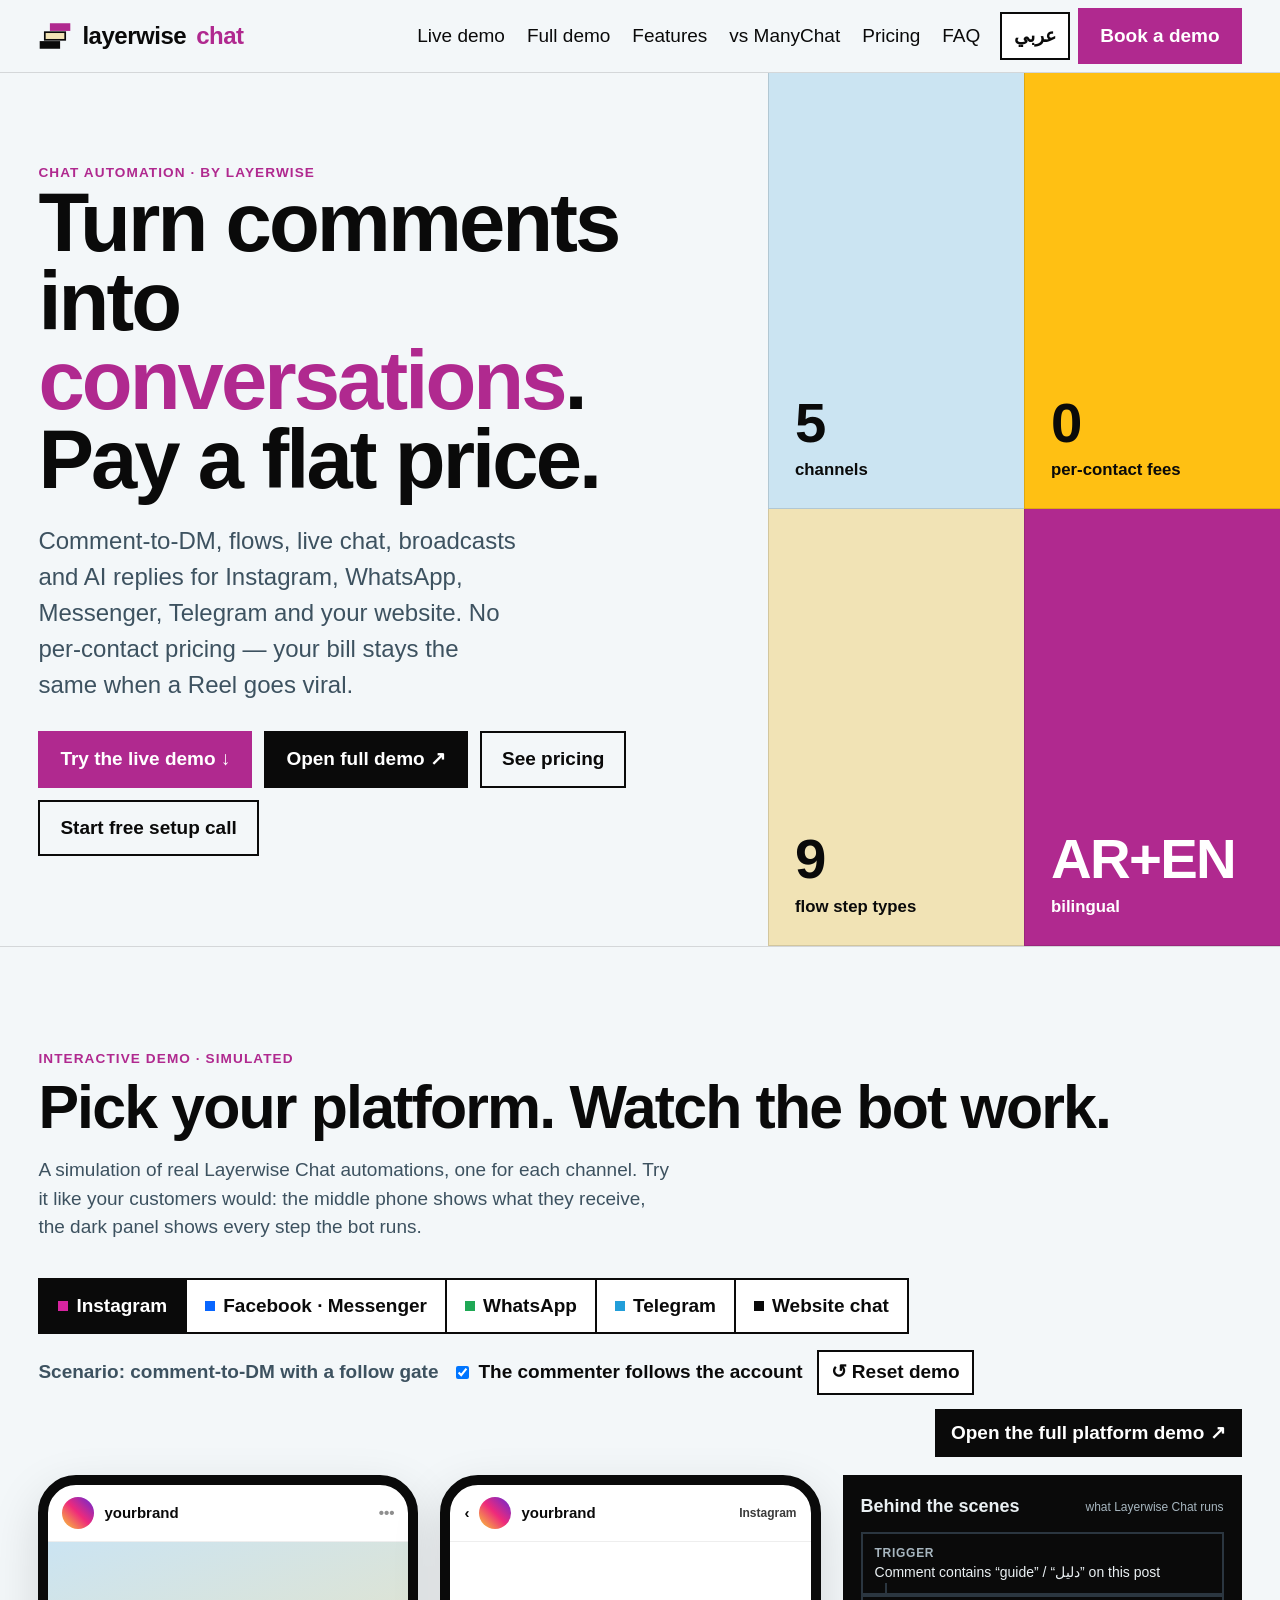
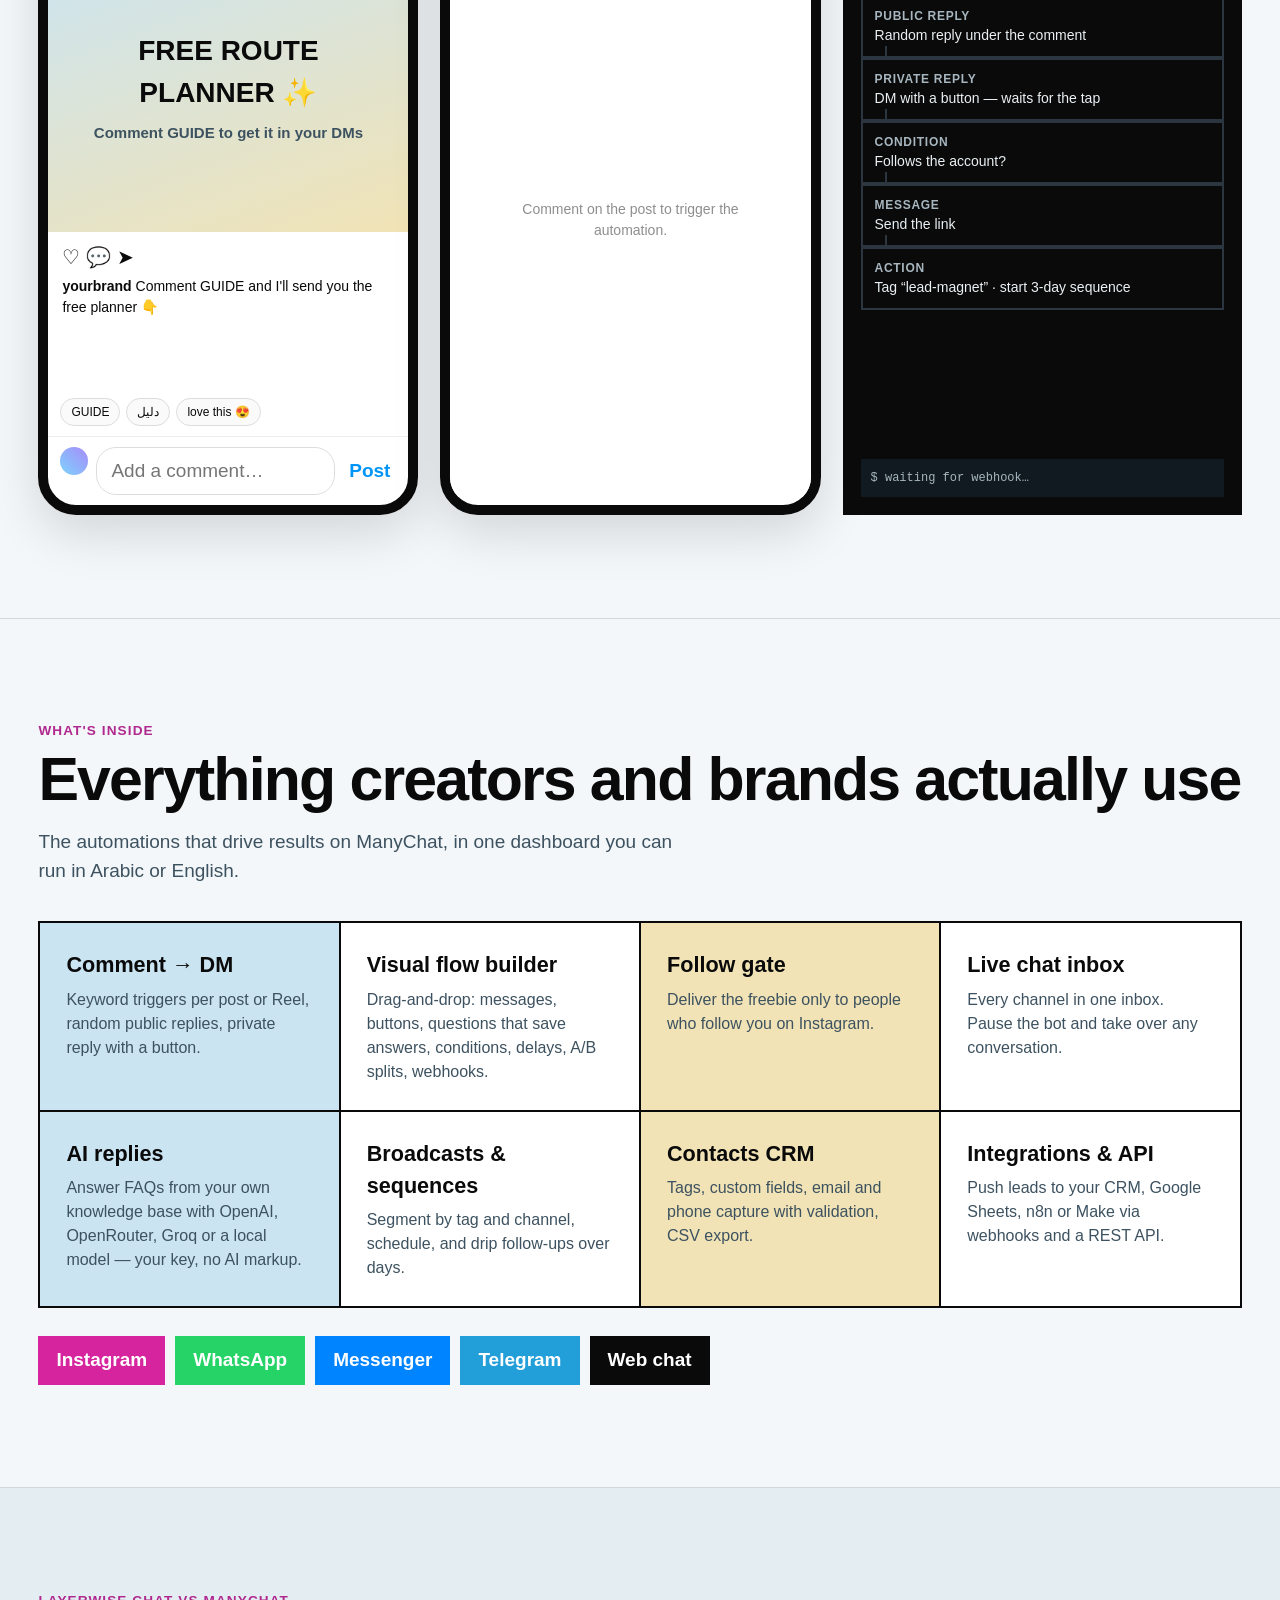
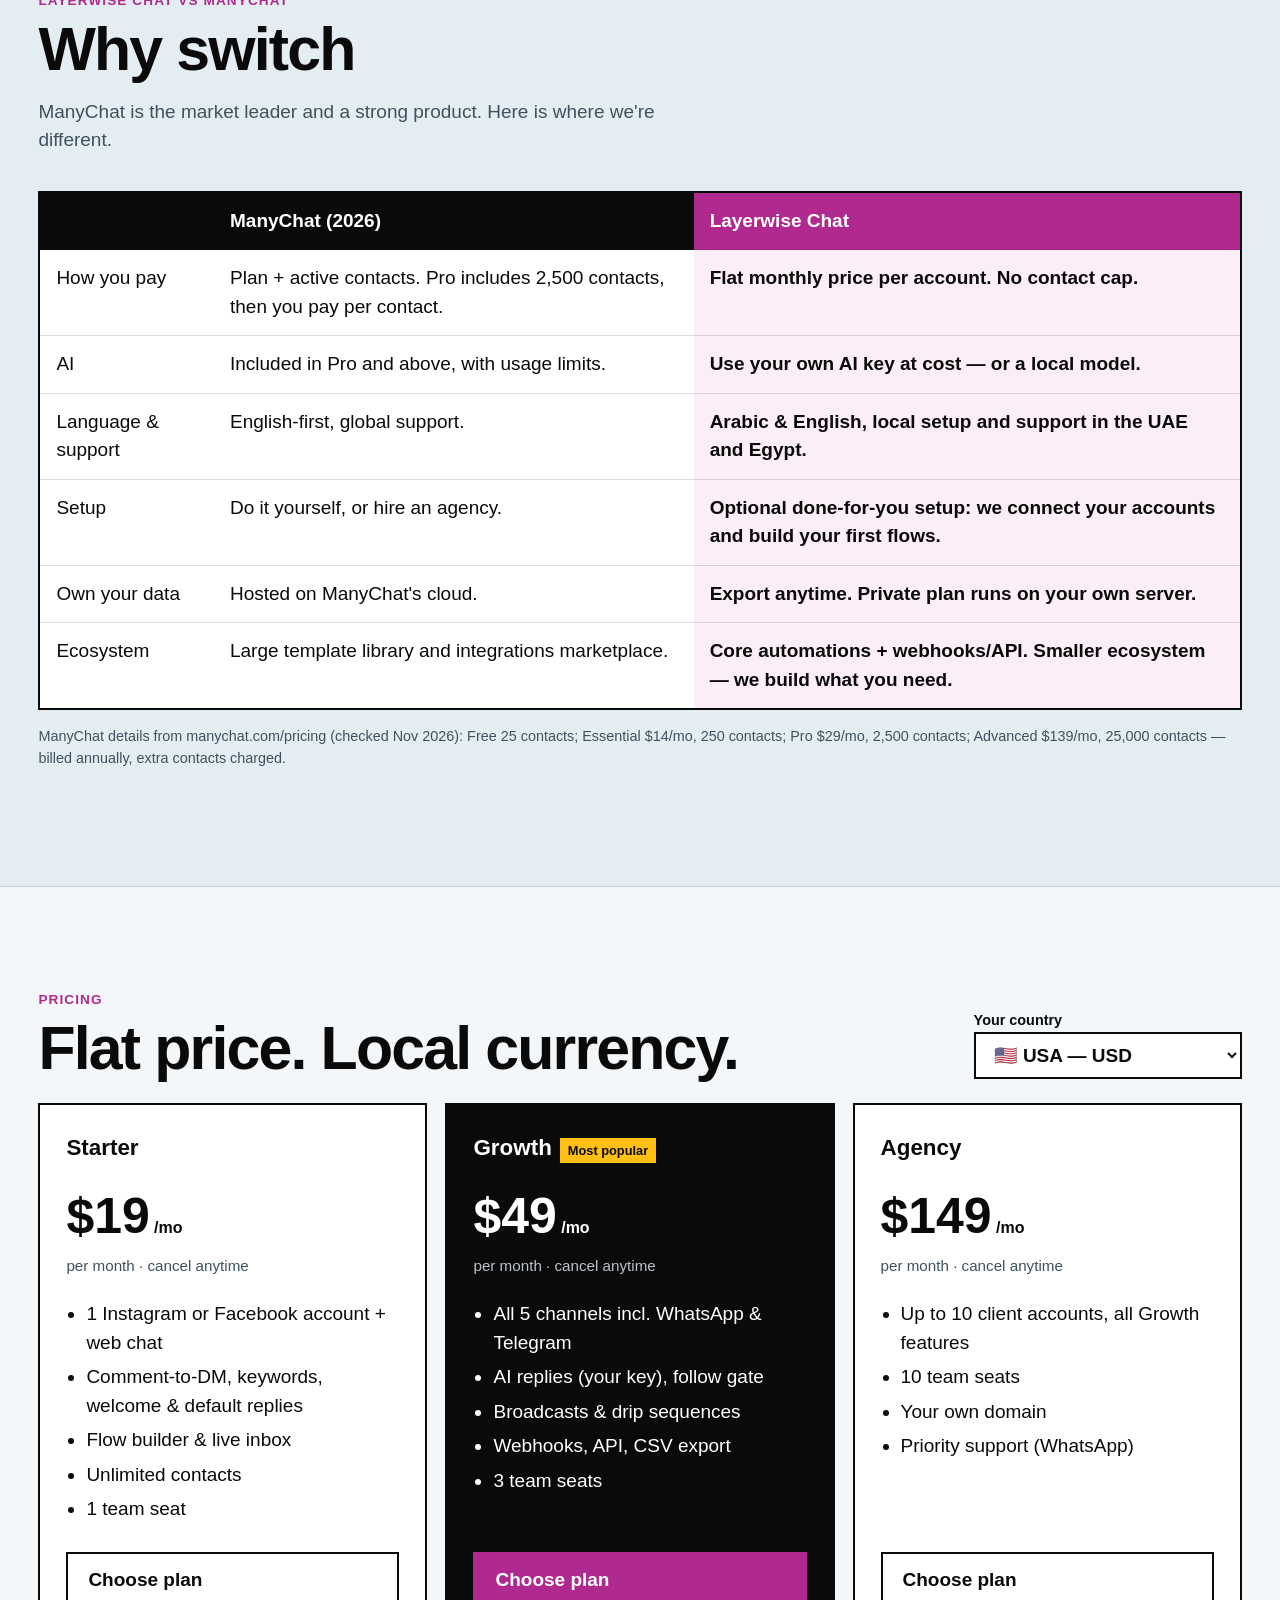
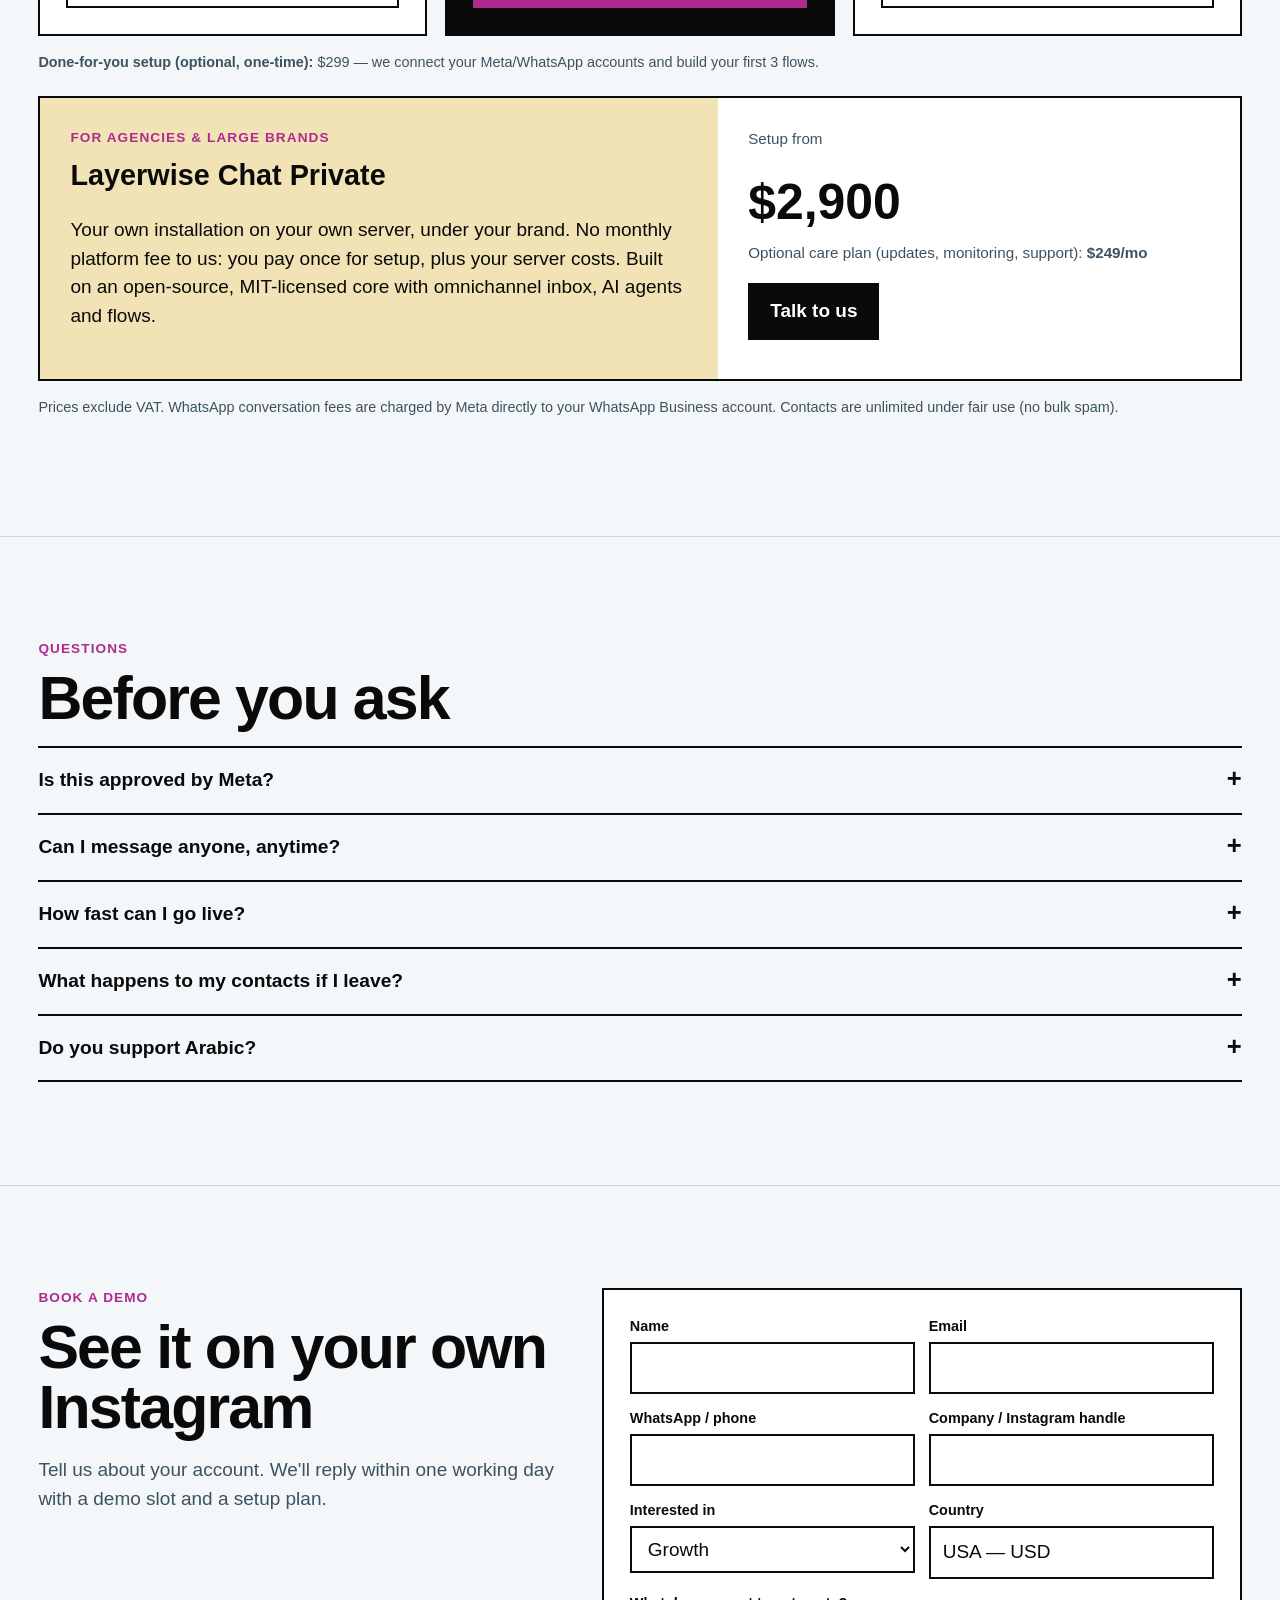
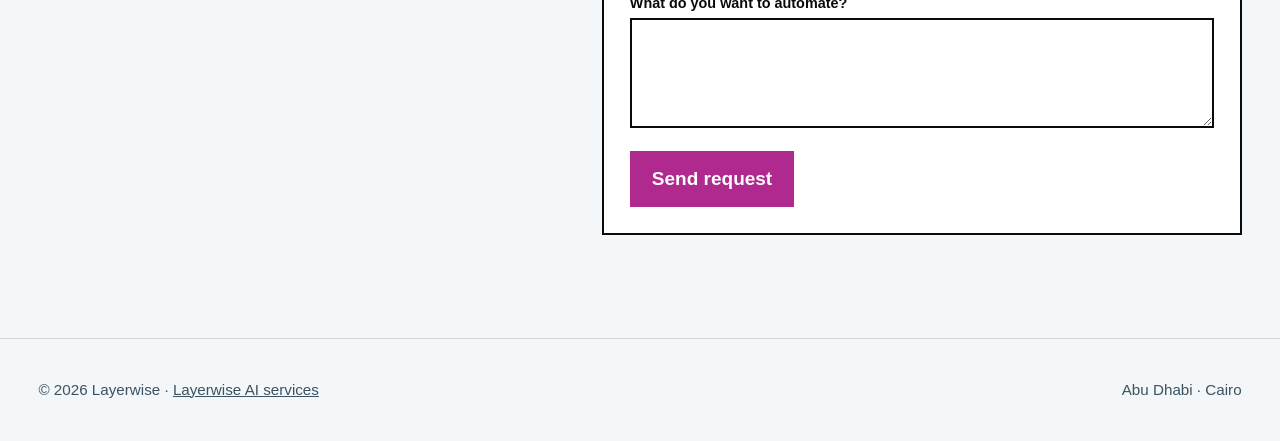
<file: chat/index.html>
<!doctype html>
<html lang="en" dir="ltr">
<head>
<meta charset="utf-8">
<meta name="viewport" content="width=device-width,initial-scale=1">
<title>Layerwise Chat · Instagram & WhatsApp automation without per-contact pricing</title>
<meta name="description" content="Comment-to-DM, flows, live chat, broadcasts and AI replies for Instagram, WhatsApp, Messenger, Telegram and web chat. Flat price, no contact cap. Arabic and English.">
<meta property="og:title" content="Layerwise Chat — chat automation with a flat price">
<meta property="og:description" content="Comment-to-DM, flows, live chat and AI for Instagram, WhatsApp & more. No per-contact pricing.">
<link rel="icon" href="/favicon.svg">
<link rel="preconnect" href="https://api.fontshare.com">
<link rel="stylesheet" href="https://api.fontshare.com/v2/css?f[]=cabinet-grotesk@400,500,700,800&display=swap">
<link rel="preconnect" href="https://fonts.googleapis.com"><link rel="preconnect" href="https://fonts.gstatic.com" crossorigin>
<link rel="stylesheet" href="https://fonts.googleapis.com/css2?family=IBM+Plex+Sans+Arabic:wght@400;500;700&display=swap">
<style>
:root{--paper:#f3f7f9;--paper-2:#e4edf2;--ink:#0a0a0a;--soft:#3d5260;--sky:#cbe4f2;--sand:#f1e3b5;--sun:#ffc013;--acc:#b0298f;--acc-h:#931f77;--line:#0a0a0a;--ok:#0a7d3b;--m:clamp(16px,3vw,48px);
  --face:"Cabinet Grotesk","Helvetica Neue",Arial,sans-serif;--ar:"IBM Plex Sans Arabic","Cabinet Grotesk",Tahoma,sans-serif}
*{box-sizing:border-box}html{scroll-behavior:smooth}
body{margin:0;background:var(--paper);color:var(--ink);font-family:var(--face);font-size:clamp(1.0625rem,1rem + .25vw,1.1875rem);line-height:1.5}
[dir=rtl] body,[dir=rtl] button,[dir=rtl] input,[dir=rtl] select,[dir=rtl] textarea{font-family:var(--ar)}
a{color:inherit}button,input,select,textarea{font:inherit;color:inherit}
.wrap{max-width:1280px;margin:0 auto;padding:0 var(--m)}
.btn{display:inline-flex;align-items:center;gap:8px;padding:12px 20px;border:2px solid var(--ink);background:transparent;text-decoration:none;font-weight:700;cursor:pointer}
.btn-acc{background:var(--acc);border-color:var(--acc);color:#fff}.btn-acc:hover{background:var(--acc-h)}.btn-ink{background:var(--ink);color:#fff}
/* header */
header{position:sticky;top:0;z-index:20;background:var(--paper);border-bottom:1px solid #0a0a0a22}
header .wrap{display:flex;align-items:center;gap:20px;height:72px}
.word{display:flex;align-items:center;gap:10px;font-weight:800;font-size:24px;text-decoration:none;letter-spacing:-.02em}.word svg{width:34px;height:34px}.word b{color:var(--acc)}
nav.main{display:flex;gap:22px;margin-inline-start:auto}nav.main a{text-decoration:none;font-weight:500}nav.main a:hover{color:var(--acc)}
.hdr-r{display:flex;gap:8px;align-items:center}
.lang{border:2px solid var(--ink);background:#fff;padding:8px 12px;cursor:pointer;font-weight:700}
@media(max-width:900px){nav.main{display:none}.hide-sm{display:none}}
/* hero */
.hero{display:grid;grid-template-columns:minmax(0,1.2fr) minmax(0,.8fr);border-bottom:1px solid #0a0a0a22}
.hero .txt{padding:clamp(40px,7vw,96px) var(--m)}
.hero h1{overflow-wrap:break-word;font-size:clamp(2.6rem,1.2rem + 5vw,5.6rem);line-height:.95;letter-spacing:-.035em;margin:0 0 24px;font-weight:800}
[dir=rtl] .hero h1{letter-spacing:0;line-height:1.15}
.hero h1 em{font-style:normal;color:var(--acc)}
.lead{font-size:clamp(1.2rem,1.1rem + .5vw,1.5rem);color:var(--soft);max-width:36ch}
.hero .ctas{display:flex;gap:12px;flex-wrap:wrap;margin-top:28px}
.blocks{display:grid;grid-template-columns:minmax(0,1fr) minmax(0,1fr);grid-template-rows:1fr 1fr}
.blocks>div{display:flex;flex-direction:column;justify-content:flex-end;padding:26px;font-weight:800;border-inline-start:1px solid #0a0a0a22;border-bottom:1px solid #0a0a0a22}.blocks .l{font-size:1.05rem;font-weight:700;margin-top:6px}
.blocks .n{display:block;font-size:clamp(2.2rem,1.6rem + 2.4vw,4.4rem);line-height:1;letter-spacing:-.03em}
@media(max-width:900px){.hero{grid-template-columns:minmax(0,1fr)}.hero h1{overflow-wrap:break-word;font-size:clamp(2.1rem,9vw,3rem)}.blocks>div{min-height:140px}}
section{padding:clamp(56px,8vw,110px) 0;border-bottom:1px solid #0a0a0a22}
.eyebrow{font-weight:700;text-transform:uppercase;letter-spacing:.08em;font-size:.85rem;color:var(--acc)}
[dir=rtl] .eyebrow{letter-spacing:0}
h2{font-size:clamp(2.1rem,1.4rem + 3vw,3.8rem);line-height:1;letter-spacing:-.03em;margin:8px 0 18px;font-weight:800}
[dir=rtl] h2{letter-spacing:0;line-height:1.2}
.sub{color:var(--soft);max-width:60ch;margin:0 0 36px}
/* demo */
.demo{display:grid;grid-template-columns:minmax(0,1fr) minmax(0,1fr) minmax(0,1.05fr);gap:22px;align-items:start}
@media(max-width:1100px){.demo{grid-template-columns:1fr 1fr}.flowcol{grid-column:1/-1}}
@media(max-width:700px){.demo{grid-template-columns:1fr}}
.phone{background:#fff;border:10px solid var(--ink);border-radius:38px;overflow:hidden;height:640px;display:flex;flex-direction:column;box-shadow:0 18px 50px #0002}
.ph-top{display:flex;align-items:center;gap:10px;padding:12px 14px;border-bottom:1px solid #eee;font-weight:700;font-size:15px}
.av{width:32px;height:32px;border-radius:50%;background:linear-gradient(45deg,#f9ce34,#ee2a7b,#6228d7);flex:none}
.av.u{background:linear-gradient(45deg,#7dd3fc,#a78bfa)}
.post-img{aspect-ratio:1/1;max-height:290px;background:linear-gradient(160deg,var(--sky),var(--sand));display:flex;flex-direction:column;align-items:center;justify-content:center;text-align:center;padding:20px;font-weight:800;font-size:28px;flex:none}
.post-img small{font-size:15px;font-weight:600;color:var(--soft);margin-top:8px}
.acts{display:flex;gap:14px;padding:10px 14px 2px;font-size:20px}
.cap{padding:2px 14px 8px;font-size:14px}
.comments{flex:1;overflow:auto;padding:4px 14px;font-size:14px;display:flex;flex-direction:column;gap:8px}
.cm{display:flex;gap:8px;align-items:flex-start;animation:pop .25s ease}.cm .av{width:24px;height:24px}
.cm.reply{margin-inline-start:30px}.cm b{margin-inline-end:4px}.cm .t{color:#8e8e8e;font-size:12px;display:block}
.cbox{display:flex;gap:8px;padding:10px 12px;border-top:1px solid #eee}
.cbox input{flex:1;border:1px solid #ddd;border-radius:20px;padding:9px 14px;min-width:0}
.cbox button{border:0;background:none;color:#0095f6;font-weight:700;cursor:pointer}
.chips{display:flex;gap:6px;flex-wrap:wrap;padding:0 12px 10px}
.chips button{border:1px solid #ddd;background:#fafafa;border-radius:20px;padding:4px 10px;font-size:12px;cursor:pointer}
.dm{flex:1;overflow:auto;padding:14px;display:flex;flex-direction:column;gap:8px;background:#fff}
.bub{max-width:82%;padding:9px 13px;border-radius:20px;font-size:14px;white-space:pre-wrap;animation:pop .25s ease}
.bub.bot{align-self:flex-start;background:#efefef}.bub.me{align-self:flex-end;background:#3797f0;color:#fff}
.bub .bt{display:block;margin-top:8px;background:#fff;border:1px solid #ddd;border-radius:12px;padding:8px;text-align:center;color:#0095f6;font-weight:700;cursor:pointer;width:100%}
.bub .bt[disabled]{opacity:.5;cursor:default}
.typing{align-self:flex-start;background:#efefef;border-radius:20px;padding:10px 14px;display:flex;gap:4px}
.typing i{width:6px;height:6px;border-radius:50%;background:#999;animation:blink 1s infinite}.typing i:nth-child(2){animation-delay:.2s}.typing i:nth-child(3){animation-delay:.4s}
.empty-dm{margin:auto;text-align:center;color:#8e8e8e;font-size:14px;padding:20px}
@keyframes pop{from{transform:scale(.9);opacity:0}to{transform:none;opacity:1}}
@keyframes blink{50%{opacity:.3}}
.flowcol{background:var(--ink);color:#eaf0f3;padding:18px;min-height:640px;display:flex;flex-direction:column;gap:12px}
.flowcol h3{margin:0;font-size:18px;display:flex;justify-content:space-between;align-items:center}
.flowcol h3 small{font-weight:500;color:#a7b6bf;font-size:12px}
.fnode{border:2px solid #2b3640;padding:10px 12px;position:relative;transition:border-color .3s,background .3s;font-size:14px}
.fnode b{display:block;font-size:12px;text-transform:uppercase;letter-spacing:.06em;color:#a7b6bf}
[dir=rtl] .fnode b{letter-spacing:0}
.fnode.on{border-color:var(--sun);background:#2a2410}.fnode.done{border-color:var(--ok);background:#0f2418}.fnode.fail{border-color:#e5484d;background:#2a1113}
.fnode.done::after{content:"✓";position:absolute;inset-inline-end:10px;top:10px;color:#4ade80;font-weight:800}
.fnode+.fnode::before{content:"";position:absolute;top:-14px;inset-inline-start:22px;width:2px;height:12px;background:#2b3640}
.log{margin-top:auto;font-family:ui-monospace,Menlo,monospace;font-size:12px;color:#a7b6bf;background:#111a20;padding:10px;max-height:150px;overflow:auto;direction:ltr;text-align:left}
.log div{animation:pop .2s}
.opts{display:flex;gap:14px;flex-wrap:wrap;margin-bottom:18px;align-items:center}
.opts label{display:flex;gap:6px;align-items:center;font-weight:600;cursor:pointer}
.reset{border:2px solid var(--ink);background:#fff;padding:6px 12px;cursor:pointer;font-weight:700}
/* features */
.grid{display:grid;grid-template-columns:repeat(auto-fit,minmax(260px,1fr));border-top:2px solid var(--ink);border-inline-start:2px solid var(--ink)}
.cell{border-inline-end:2px solid var(--ink);border-bottom:2px solid var(--ink);padding:26px;background:#fff}
.cell:nth-child(4n+1){background:var(--sky)}.cell:nth-child(4n+3){background:var(--sand)}
.cell h3{margin:0 0 6px;font-size:1.35rem}.cell p{margin:0;color:var(--soft);font-size:1rem}
.chan{display:flex;flex-wrap:wrap;gap:10px;margin-top:28px}.chan span{padding:10px 18px;font-weight:800;color:#fff}
/* compare */
table{width:100%;border-collapse:collapse;background:#fff;border:2px solid var(--ink)}
th,td{padding:14px 16px;border-bottom:1px solid #0a0a0a22;text-align:start;vertical-align:top}
th{background:var(--ink);color:#fff}th.us{background:var(--acc)}td.us{background:#fbeef7;font-weight:600}
.tbl{overflow-x:auto}
/* pricing */
.ptop{display:flex;justify-content:space-between;align-items:flex-end;gap:20px;flex-wrap:wrap;margin-bottom:24px}
.ptop select{border:2px solid var(--ink);padding:10px 14px;background:#fff;font-weight:700}
.plans{display:grid;grid-template-columns:repeat(auto-fit,minmax(250px,1fr));gap:18px}
.plan{border:2px solid var(--ink);background:#fff;padding:26px;display:flex;flex-direction:column}
.plan.hi{background:var(--ink);color:#fff}.plan.hi .muted{color:#b8c3ca}
.plan h3{margin:0;font-size:1.4rem}.price{font-size:clamp(2.4rem,2rem + 1.4vw,3.4rem);font-weight:800;margin:14px 0 2px;direction:ltr;text-align:start}
[dir=rtl] .price{text-align:right}
.price small{font-size:1rem;font-weight:600}.muted{color:var(--soft);font-size:.95rem}
.plan ul{padding-inline-start:20px;margin:16px 0 22px;flex:1}.plan li{margin:6px 0}
.badge{display:inline-block;background:var(--sun);color:var(--ink);font-size:.8rem;font-weight:800;padding:3px 8px;margin-inline-start:8px}
.private{margin-top:22px;display:grid;grid-template-columns:1.3fr 1fr;border:2px solid var(--ink)}
.private>div{padding:30px}.private>div:first-child{background:var(--sand)}.private>div:last-child{background:#fff}
@media(max-width:800px){.private{grid-template-columns:1fr}}
.note{font-size:.9rem;color:var(--soft);margin-top:16px}
/* faq */
details.q{border-top:2px solid var(--ink);padding:18px 0}details.q:last-child{border-bottom:2px solid var(--ink)}
details.q summary{font-weight:800;font-size:1.2rem;cursor:pointer;list-style:none}details.q summary::-webkit-details-marker{display:none}
details.q summary::after{content:"+";float:right;font-size:1.6rem;line-height:1}[dir=rtl] details.q summary::after{float:left}
details.q[open] summary::after{content:"–"}details.q p{color:var(--soft);margin:10px 0 0;max-width:75ch}
/* contact */
.contact{display:grid;grid-template-columns:.9fr 1.1fr;gap:40px}@media(max-width:900px){.contact{grid-template-columns:1fr}}
form.cf{position:relative;background:#fff;border:2px solid var(--ink);padding:26px;display:grid;grid-template-columns:1fr 1fr;gap:14px}
form.cf .full{grid-column:1/-1}form.cf label{font-weight:700;font-size:.9rem;display:block;margin-bottom:4px}
form.cf input,form.cf select,form.cf textarea{width:100%;border:2px solid var(--ink);padding:10px 12px;background:#fff}
form.cf textarea{min-height:110px;resize:vertical}
.hp{position:absolute;inset-inline-start:0;bottom:0;width:1px;height:1px;padding:0;border:0;opacity:0;pointer-events:none;overflow:hidden;clip-path:inset(50%)}
.status{font-weight:700}.status.ok{color:var(--ok)}.status.err{color:#c62828}
@media(max-width:600px){form.cf{grid-template-columns:1fr}}
footer{padding:40px 0;color:var(--soft);font-size:.95rem}footer .wrap{display:flex;justify-content:space-between;gap:20px;flex-wrap:wrap}
:focus-visible{outline:3px solid var(--acc);outline-offset:2px}
.dtabs{display:flex;flex-wrap:wrap;gap:0;margin:0 0 16px;border:2px solid var(--ink);width:max-content;max-width:100%}
.dtabs button{border:0;border-inline-end:2px solid var(--ink);background:#fff;padding:12px 18px;font-weight:700;cursor:pointer;display:flex;align-items:center;gap:8px}
.dtabs button:last-child{border-inline-end:0}
.dtabs button::before{content:"";width:10px;height:10px;background:var(--c);display:inline-block}
.dtabs button.on{background:var(--ink);color:#fff}
@media(max-width:700px){.dtabs{width:100%}.dtabs button{flex:1 1 33%;justify-content:center;padding:10px 8px;font-size:.9rem;border-bottom:2px solid var(--ink)}}
.scen{font-weight:600;color:var(--soft)}.fullbtn{margin-inline-start:auto;padding:8px 14px}
@media(max-width:700px){.fullbtn{margin-inline-start:0}}
.cbox[hidden]{display:none}
.qr{display:flex;flex-wrap:wrap;gap:6px;padding:0 12px 8px;justify-content:flex-end}
.qr button{border:1.5px solid currentColor;background:#fff;border-radius:18px;padding:6px 12px;font-size:13px;cursor:pointer;color:#0084ff;font-weight:600}
.cbox button#chatSend{color:#0095f6;font-size:18px}
/* entry screens */
.entry-ad{flex:1;display:flex;flex-direction:column}
.ad-media{height:240px;display:flex;align-items:center;justify-content:center;text-align:center;font-weight:800;font-size:26px;padding:20px;flex:none}
.ad-body{padding:14px;font-size:14px;color:#333;flex:1}.ad-body b{display:block;font-size:16px;margin-bottom:4px;color:#111}
.ad-cta{margin:0 14px 14px;padding:12px;text-align:center;font-weight:700;color:#fff;border:0;cursor:pointer;border-radius:8px;font-size:15px}
.site{flex:1;position:relative;background:#f7f7f9;display:flex;flex-direction:column}
.site-nav{height:42px;background:#fff;border-bottom:1px solid #eee;display:flex;align-items:center;padding:0 12px;font-weight:800;gap:6px}
.site-hero{padding:24px 16px;font-size:22px;font-weight:800;line-height:1.15}.site-hero small{display:block;font-size:14px;font-weight:500;color:#555;margin-top:8px}
.site-fab{position:absolute;bottom:16px;inset-inline-end:16px;width:56px;height:56px;border-radius:50%;background:var(--acc);color:#fff;border:0;font-size:24px;cursor:pointer;box-shadow:0 6px 18px #0003}
.site-tip{position:absolute;bottom:82px;inset-inline-end:16px;background:#fff;border:1px solid #ddd;border-radius:12px;padding:8px 12px;font-size:13px;max-width:200px}
.fbpost .ph-top .av{background:#0866ff}
/* platform themes for the chat phone */
.th-fb .bub.me{background:#0866ff}.th-fb .bub .bt,.th-fb .qr button{color:#0866ff}
.th-wa .dm{background:#efeae2}.th-wa .bub.bot{background:#fff}.th-wa .bub.me{background:#d9fdd3;color:#111}.th-wa .bub .bt{color:#00a884;border-color:#e3e3e3}.th-wa .qr button{color:#00a884}.th-wa .ph-top{background:#008069;color:#fff}.th-wa #chatSend{color:#00a884}
.th-tg .dm{background:#cfe3ef}.th-tg .bub.bot{background:#fff}.th-tg .bub.me{background:#effdde;color:#111}.th-tg .qr{flex-direction:column;align-items:stretch}.th-tg .qr button{border-radius:8px;background:#5d97c8;color:#fff;border:0}.th-tg .ph-top{background:#517da2;color:#fff}.th-tg #chatSend{color:#517da2}
.th-web .bub.me{background:var(--acc)}.th-web .bub .bt,.th-web .qr button{color:var(--acc)}.th-web .ph-top{background:var(--acc);color:#fff}.th-web #chatSend{color:var(--acc)}
.sysmsg{align-self:center;font-size:12px;color:#667;background:#ffffffb0;padding:4px 10px;border-radius:10px}
</style>
</head>
<body>
<header>
  <div class="wrap">
    <a class="word" dir="ltr" href="/chat/" aria-label="Layerwise Chat home"><svg viewBox="0 0 40 40" aria-hidden="true"><rect x="2" y="26" width="24" height="9" fill="currentColor"/><rect x="8" y="15.5" width="24" height="9" fill="var(--sand)" stroke="currentColor" stroke-width="2"/><rect x="14" y="5" width="24" height="9" fill="var(--acc)"/></svg>layerwise <b>chat</b></a>
    <nav class="main" aria-label="Main"><a href="#demo" data-i="nav_demo">Live demo</a><a href="/chat/app/" data-i="nav_full">Full demo</a><a href="#features" data-i="nav_feat">Features</a><a href="#compare" data-i="nav_cmp">vs ManyChat</a><a href="#pricing" data-i="nav_price">Pricing</a><a href="#faq" data-i="nav_faq">FAQ</a></nav>
    <div class="hdr-r"><button class="lang" id="langBtn" type="button" aria-label="Switch language">عربي</button><a class="btn btn-acc hide-sm" href="#contact" data-i="cta_demo">Book a demo</a></div>
  </div>
</header>

<main>
<div class="hero">
  <div class="txt">
    <div class="eyebrow" data-i="hero_eye">Chat automation · by Layerwise</div>
    <h1 data-i="hero_h">Turn comments into <em>conversations</em>. Pay a flat price.</h1>
    <p class="lead" data-i="hero_p">Comment-to-DM, flows, live chat, broadcasts and AI replies for Instagram, WhatsApp, Messenger, Telegram and your website. No per-contact pricing — your bill stays the same when a Reel goes viral.</p>
    <div class="ctas"><a class="btn btn-acc" href="#demo" data-i="hero_try">Try the live demo ↓</a><a class="btn btn-ink" href="/chat/app/" data-i="hero_full">Open full demo ↗</a><a class="btn" href="#pricing" data-i="hero_price">See pricing</a><a class="btn" id="signupBtn" href="#contact" data-i="hero_signup">Start free setup call</a></div>
  </div>
  <div class="blocks" aria-hidden="true">
    <div style="background:var(--sky)"><span class="n">5</span><span class="l" data-i="b_ch">channels</span></div>
    <div style="background:var(--sun)"><span class="n">0</span><span class="l" data-i="b_fee">per-contact fees</span></div>
    <div style="background:var(--sand)"><span class="n">9</span><span class="l" data-i="b_steps">flow step types</span></div>
    <div style="background:var(--acc);color:#fff"><span class="n" dir="ltr">AR+EN</span><span class="l" data-i="b_lang">bilingual</span></div>
  </div>
</div>

<!-- DEMO -->
<section id="demo"><div class="wrap">
  <div class="eyebrow" data-i="demo_eye">Interactive demo · simulated</div>
  <h2 data-i="demo_h">Pick your platform. Watch the bot work.</h2>
  <p class="sub" data-i="demo_p">A simulation of real Layerwise Chat automations, one for each channel. Try it like your customers would: the middle phone shows what they receive, the dark panel shows every step the bot runs.</p>
  <div class="dtabs" role="tablist" aria-label="Platform">
    <button role="tab" data-plat="ig" class="on" style="--c:#d6249f">Instagram</button>
    <button role="tab" data-plat="fb" style="--c:#0866ff">Facebook · Messenger</button>
    <button role="tab" data-plat="wa" style="--c:#1fa855">WhatsApp</button>
    <button role="tab" data-plat="tg" style="--c:#229ed9">Telegram</button>
    <button role="tab" data-plat="web" style="--c:#0a0a0a" data-i="tab_web">Website chat</button>
  </div>
  <div class="opts"><span class="scen" id="scen"></span><label id="followOpt"><input type="checkbox" id="follows" checked> <span data-i="opt_follow">The commenter follows the account</span></label><button class="reset" id="resetBtn" type="button" data-i="opt_reset">↺ Reset demo</button><a class="btn btn-ink fullbtn" href="/chat/app/" data-i="full_demo">Open the full platform demo ↗</a></div>
  <div class="demo">
    <div class="phone" id="entry" aria-label="Where the conversation starts"></div>
    <div class="phone" id="chatPhone" aria-label="What your customer sees">
      <div class="ph-top" id="chatTop"></div>
      <div class="dm" id="dm" aria-live="polite"></div>
      <div class="qr" id="qr"></div>
      <form class="cbox" id="chatForm" hidden><input id="chatInput" maxlength="160" autocomplete="off" aria-label="Message"><button id="chatSend">➤</button></form>
    </div>
    <div class="flowcol" aria-label="Behind the scenes">
      <h3><span data-i="bts">Behind the scenes</span><small data-i="bts_sub">what Layerwise Chat runs</small></h3>
      <div id="nodes"></div>
      <div class="log" id="log" aria-live="polite"></div>
    </div>
  </div>
</div></section>

<!-- FEATURES -->
<section id="features"><div class="wrap">
  <div class="eyebrow" data-i="f_eye">What's inside</div>
  <h2 data-i="f_h">Everything creators and brands actually use</h2>
  <p class="sub" data-i="f_p">The automations that drive results on ManyChat, in one dashboard you can run in Arabic or English.</p>
  <div class="grid">
    <div class="cell"><h3 data-i="f1h">Comment → DM</h3><p data-i="f1p">Keyword triggers per post or Reel, random public replies, private reply with a button.</p></div>
    <div class="cell"><h3 data-i="f2h">Visual flow builder</h3><p data-i="f2p">Drag-and-drop: messages, buttons, questions that save answers, conditions, delays, A/B splits, webhooks.</p></div>
    <div class="cell"><h3 data-i="f3h">Follow gate</h3><p data-i="f3p">Deliver the freebie only to people who follow you on Instagram.</p></div>
    <div class="cell"><h3 data-i="f4h">Live chat inbox</h3><p data-i="f4p">Every channel in one inbox. Pause the bot and take over any conversation.</p></div>
    <div class="cell"><h3 data-i="f5h">AI replies</h3><p data-i="f5p">Answer FAQs from your own knowledge base with OpenAI, OpenRouter, Groq or a local model — your key, no AI markup.</p></div>
    <div class="cell"><h3 data-i="f6h">Broadcasts & sequences</h3><p data-i="f6p">Segment by tag and channel, schedule, and drip follow-ups over days.</p></div>
    <div class="cell"><h3 data-i="f7h">Contacts CRM</h3><p data-i="f7p">Tags, custom fields, email and phone capture with validation, CSV export.</p></div>
    <div class="cell"><h3 data-i="f8h">Integrations & API</h3><p data-i="f8p">Push leads to your CRM, Google Sheets, n8n or Make via webhooks and a REST API.</p></div>
  </div>
  <div class="chan"><span style="background:#d6249f">Instagram</span><span style="background:#25d366">WhatsApp</span><span style="background:#0084ff">Messenger</span><span style="background:#229ed9">Telegram</span><span style="background:var(--ink)" data-i="webchat">Web chat</span></div>
</div></section>

<!-- COMPARE -->
<section id="compare" style="background:var(--paper-2)"><div class="wrap">
  <div class="eyebrow" data-i="c_eye">Layerwise Chat vs ManyChat</div>
  <h2 data-i="c_h">Why switch</h2>
  <p class="sub" data-i="c_p">ManyChat is the market leader and a strong product. Here is where we're different.</p>
  <div class="tbl"><table>
    <thead><tr><th></th><th>ManyChat (2026)</th><th class="us">Layerwise Chat</th></tr></thead>
    <tbody>
      <tr><td data-i="r1">How you pay</td><td data-i="r1a">Plan + active contacts. Pro includes 2,500 contacts, then you pay per contact.</td><td class="us" data-i="r1b">Flat monthly price per account. No contact cap.</td></tr>
      <tr><td data-i="r2">AI</td><td data-i="r2a">Included in Pro and above, with usage limits.</td><td class="us" data-i="r2b">Use your own AI key at cost — or a local model.</td></tr>
      <tr><td data-i="r3">Language & support</td><td data-i="r3a">English-first, global support.</td><td class="us" data-i="r3b">Arabic & English, local setup and support in the UAE and Egypt.</td></tr>
      <tr><td data-i="r4">Setup</td><td data-i="r4a">Do it yourself, or hire an agency.</td><td class="us" data-i="r4b">Optional done-for-you setup: we connect your accounts and build your first flows.</td></tr>
      <tr><td data-i="r5">Own your data</td><td data-i="r5a">Hosted on ManyChat's cloud.</td><td class="us" data-i="r5b">Export anytime. Private plan runs on your own server.</td></tr>
      <tr><td data-i="r6">Ecosystem</td><td data-i="r6a">Large template library and integrations marketplace.</td><td class="us" data-i="r6b">Core automations + webhooks/API. Smaller ecosystem — we build what you need.</td></tr>
    </tbody>
  </table></div>
  <p class="note" data-i="c_src">ManyChat details from manychat.com/pricing (checked Nov 2026): Free 25 contacts; Essential $14/mo, 250 contacts; Pro $29/mo, 2,500 contacts; Advanced $139/mo, 25,000 contacts — billed annually, extra contacts charged.</p>
</div></section>

<!-- PRICING -->
<section id="pricing"><div class="wrap">
  <div class="ptop"><div><div class="eyebrow" data-i="p_eye">Pricing</div><h2 data-i="p_h" style="margin-bottom:0">Flat price. Local currency.</h2></div>
    <label><span data-i="p_country" style="display:block;font-weight:700;font-size:.9rem">Your country</span>
      <select id="market" aria-label="Country">
        <option value="AE">🇦🇪 UAE — AED</option><option value="SA">🇸🇦 Saudi Arabia — SAR</option><option value="QA">🇶🇦 Qatar — QAR</option><option value="KW">🇰🇼 Kuwait — KWD</option>
        <option value="EG">🇪🇬 Egypt — EGP</option><option value="US">🇺🇸 USA — USD</option><option value="EU">🇪🇺 Europe — EUR</option><option value="GB">🇬🇧 UK — GBP</option>
      </select></label></div>
  <div class="plans">
    <div class="plan"><h3 data-i="pl1">Starter</h3><div class="price" data-p="starter"></div><div class="muted" data-i="permo">per month · cancel anytime</div>
      <ul><li data-i="pl1a">1 Instagram or Facebook account + web chat</li><li data-i="pl1b">Comment-to-DM, keywords, welcome & default replies</li><li data-i="pl1c">Flow builder & live inbox</li><li data-i="pl1d">Unlimited contacts</li><li data-i="pl1e">1 team seat</li></ul>
      <a class="btn" href="#contact" data-plan="Starter" data-i="choose">Choose plan</a></div>
    <div class="plan hi"><h3><span data-i="pl2">Growth</span><span class="badge" data-i="pop">Most popular</span></h3><div class="price" data-p="growth"></div><div class="muted" data-i="permo">per month · cancel anytime</div>
      <ul><li data-i="pl2a">All 5 channels incl. WhatsApp & Telegram</li><li data-i="pl2b">AI replies (your key), follow gate</li><li data-i="pl2c">Broadcasts & drip sequences</li><li data-i="pl2d">Webhooks, API, CSV export</li><li data-i="pl2e">3 team seats</li></ul>
      <a class="btn btn-acc" href="#contact" data-plan="Growth" data-i="choose">Choose plan</a></div>
    <div class="plan"><h3 data-i="pl3">Agency</h3><div class="price" data-p="agency"></div><div class="muted" data-i="permo">per month · cancel anytime</div>
      <ul><li data-i="pl3a">Up to 10 client accounts, all Growth features</li><li data-i="pl3b">10 team seats</li><li data-i="pl3c">Your own domain</li><li data-i="pl3d">Priority support (WhatsApp)</li></ul>
      <a class="btn" href="#contact" data-plan="Agency" data-i="choose">Choose plan</a></div>
  </div>
  <p class="note"><b data-i="setup_l">Done-for-you setup (optional, one-time):</b> <span data-p="setup"></span> — <span data-i="setup_d">we connect your Meta/WhatsApp accounts and build your first 3 flows.</span></p>
  <div class="private">
    <div><div class="eyebrow" data-i="pv_eye">For agencies & large brands</div><h3 style="font-size:1.8rem;margin:6px 0 10px" data-i="pv_h">Layerwise Chat Private</h3>
      <p data-i="pv_p">Your own installation on your own server, under your brand. No monthly platform fee to us: you pay once for setup, plus your server costs. Built on an open-source, MIT-licensed core with omnichannel inbox, AI agents and flows.</p></div>
    <div><div class="muted" data-i="pv_from">Setup from</div><div class="price" data-p="private"></div>
      <div class="muted"><span data-i="pv_care">Optional care plan (updates, monitoring, support):</span> <b data-p="care" data-suffix="mo"></b></div>
      <p></p><a class="btn btn-ink" href="#contact" data-plan="Private" data-i="pv_cta">Talk to us</a></div>
  </div>
  <p class="note" data-i="p_note">Prices exclude VAT. WhatsApp conversation fees are charged by Meta directly to your WhatsApp Business account. Contacts are unlimited under fair use (no bulk spam).</p>
</div></section>

<!-- FAQ -->
<section id="faq"><div class="wrap">
  <div class="eyebrow" data-i="q_eye">Questions</div><h2 data-i="q_h">Before you ask</h2>
  <details class="q"><summary data-i="q1">Is this approved by Meta?</summary><p data-i="a1">Layerwise Chat uses Meta's official Instagram, Messenger and WhatsApp Cloud APIs — no passwords, no scraping. Your account must be an Instagram Professional account (Business or Creator).</p></details>
  <details class="q"><summary data-i="q2">Can I message anyone, anytime?</summary><p data-i="a2">No tool can. Meta allows free-form messages within 24 hours of a person's last message. Broadcasts automatically skip people outside that window. WhatsApp messages outside the window need approved templates.</p></details>
  <details class="q"><summary data-i="q3">How fast can I go live?</summary><p data-i="a3">Web chat and Telegram: same day. Instagram and Messenger: usually 1–3 days. WhatsApp depends on Meta's business verification.</p></details>
  <details class="q"><summary data-i="q4">What happens to my contacts if I leave?</summary><p data-i="a4">You export them as CSV at any time. They're your contacts.</p></details>
  <details class="q"><summary data-i="q5">Do you support Arabic?</summary><p data-i="a5">Yes — flows, keyword matching (Arabic and English keywords on the same trigger), AI replies and the web chat widget all work in Arabic.</p></details>
</div></section>

<!-- CONTACT -->
<section id="contact"><div class="wrap contact">
  <div><div class="eyebrow" data-i="ct_eye">Book a demo</div><h2 data-i="ct_h">See it on your own Instagram</h2>
    <p class="sub" data-i="ct_p">Tell us about your account. We'll reply within one working day with a demo slot and a setup plan.</p></div>
  <form class="cf" id="cf" novalidate>
    <div><label for="f_name" data-i="l_name">Name</label><input id="f_name" name="name" required autocomplete="name"></div>
    <div><label for="f_email" data-i="l_email">Email</label><input id="f_email" name="email" type="email" required autocomplete="email"></div>
    <div><label for="f_phone" data-i="l_phone">WhatsApp / phone</label><input id="f_phone" name="phone" type="tel" autocomplete="tel"></div>
    <div><label for="f_company" data-i="l_company">Company / Instagram handle</label><input id="f_company" name="company"></div>
    <div><label for="f_plan" data-i="l_plan">Interested in</label><select id="f_plan" name="plan"><option>Starter</option><option selected>Growth</option><option>Agency</option><option>Private</option><option data-i="o_unsure">Not sure yet</option></select></div>
    <div><label for="f_country" data-i="l_country">Country</label><input id="f_country" name="country" readonly></div>
    <div class="full"><label for="f_msg" data-i="l_msg">What do you want to automate?</label><textarea id="f_msg" name="message"></textarea></div>
    <input class="hp" type="text" name="_honey" tabindex="-1" autocomplete="off" aria-hidden="true">
    <div class="full" style="display:flex;gap:14px;align-items:center;flex-wrap:wrap"><button class="btn btn-acc" type="submit" data-i="send">Send request</button><span class="status" id="status" role="status"></span></div>
  </form>
</div></section>
</main>

<footer><div class="wrap"><span>© <span id="yr"></span> Layerwise · <a href="/" data-i="ft_main">Layerwise AI services</a></span><span data-i="ft_r">Abu Dhabi · Cairo</span></div></footer>

<script>
// ---------- config ----------
const CONTACT_ENDPOINT = 'https://formsubmit.co/ajax/amrsamiredris@gmail.com'; // swap for the platform's /api/leads when live
const APP_SIGNUP_URL = ''; // set to the platform sign-up URL (e.g. https://app.layerwise.ai/signup) to send sign-ups straight in
const PRICES = {"AE":{"c":"AED","s":"AED ","starter":69,"growth":179,"agency":549,"setup":1099,"private":10500,"care":899},"SA":{"c":"SAR","s":"SAR ","starter":69,"growth":179,"agency":549,"setup":1099,"private":10900,"care":929},"QA":{"c":"QAR","s":"QAR ","starter":69,"growth":179,"agency":549,"setup":1099,"private":10500,"care":899},"KW":{"c":"KWD","s":"KWD ","starter":5.9,"growth":14.9,"agency":45,"setup":89,"private":890,"care":75},"EG":{"c":"EGP","s":"EGP ","starter":449,"growth":1199,"agency":3699,"setup":6999,"private":69000,"care":5999},"US":{"c":"USD","s":"$","starter":19,"growth":49,"agency":149,"setup":299,"private":2900,"care":249},"EU":{"c":"EUR","s":"€","starter":18,"growth":45,"agency":139,"setup":279,"private":2700,"care":229},"GB":{"c":"GBP","s":"£","starter":15,"growth":39,"agency":119,"setup":239,"private":2300,"care":199}};
const AR_CUR = {AED:'د.إ ',SAR:'ر.س ',QAR:'ر.ق ',KWD:'د.ك ',EGP:'ج.م '};

// ---------- Arabic copy (English lives in the HTML) ----------
const AR = {
 nav_full:'العرض الكامل',hero_full:'افتح العرض الكامل ↗',tab_web:'دردشة الموقع',full_demo:'افتح العرض الكامل للمنصة ↗',
 nav_demo:'جرّب العرض',nav_feat:'المزايا',nav_cmp:'مقارنة بـ ManyChat',nav_price:'الأسعار',nav_faq:'أسئلة',cta_demo:'احجز عرضاً',
 hero_eye:'أتمتة المحادثات · من Layerwise',hero_h:'حوّل التعليقات إلى <em>محادثات</em>. بسعر ثابت.',
 hero_p:'رسائل تلقائية من التعليقات، مسارات محادثة، دردشة مباشرة، رسائل جماعية وردود ذكاء اصطناعي لإنستغرام وواتساب وماسنجر وتيليجرام وموقعك. بدون تسعير لكل جهة اتصال — فاتورتك لا تتغير عندما ينتشر الريل.',
 hero_try:'جرّب العرض التفاعلي ↓',hero_price:'شاهد الأسعار',hero_signup:'احجز مكالمة إعداد مجانية',b_ch:'قنوات',b_fee:'رسوم لكل جهة اتصال',b_steps:'أنواع خطوات',b_lang:'ثنائي اللغة',
 demo_eye:'عرض تفاعلي · محاكاة',demo_h:'علّق على المنشور. وشاهد ما يحدث.',
 demo_p:'محاكاة لأتمتة حقيقية في Layerwise Chat، لكل قناة سيناريو. جرّبها كما يفعل عملاؤك: الهاتف الأوسط يعرض ما يصلهم، واللوحة الداكنة تعرض كل خطوة ينفذها البوت.',
 opt_follow:'المعلِّق يتابع الحساب',opt_reset:'↺ إعادة العرض',post_title:'مخطط الرحلات المجاني ✨',post_sub:'علّق «دليل» لتصلك في الرسائل',post_cap:'علّق «دليل» وسأرسل لك المخطط مجاناً 👇',ph_comment:'أضف تعليقاً…',post_btn:'نشر',
 dm_label:'رسائل متابعك',dm_empty:'لا توجد رسائل بعد.<br>علّق على المنشور لتشغيل الأتمتة.',bts:'خلف الكواليس',bts_sub:'ما ينفذه Layerwise Chat',
 n1b:'المُحفِّز',n1:'التعليق يحتوي «دليل» / «guide» على هذا المنشور',n2b:'رد عام',n2:'رد عشوائي تحت التعليق',n3b:'رد خاص',n3:'رسالة بزر — تنتظر الضغط',n4b:'شرط',n4:'هل يتابع الحساب؟',n5b:'رسالة',n5:'إرسال الرابط',n6b:'إجراء',n6:'وسم «lead-magnet» · إضافة للعملاء · بدء تسلسل 3 أيام',
 f_eye:'ماذا بالداخل',f_h:'كل ما يستخدمه صناع المحتوى والعلامات فعلاً',f_p:'الأتمتة التي تحقق النتائج على ManyChat، في لوحة واحدة بالعربية أو الإنجليزية.',
 f1h:'تعليق ← رسالة',f1p:'كلمات مفتاحية لكل منشور أو ريل، ردود عامة عشوائية، ورد خاص بزر.',f2h:'منشئ مسارات مرئي',f2p:'سحب وإفلات: رسائل، أزرار، أسئلة تحفظ الإجابات، شروط، تأخير، اختبار A/B، ويب هوك.',
 f3h:'شرط المتابعة',f3p:'سلّم الهدية فقط لمن يتابعك على إنستغرام.',f4h:'صندوق دردشة مباشر',f4p:'كل القنوات في صندوق واحد. أوقف البوت وتولَّ أي محادثة.',
 f5h:'ردود ذكاء اصطناعي',f5p:'أجب عن الأسئلة من قاعدة معرفتك عبر OpenAI أو OpenRouter أو Groq أو نموذج محلي — بمفتاحك، بدون هامش.',f6h:'رسائل جماعية وتسلسلات',f6p:'قسّم حسب الوسوم والقناة، جدول الإرسال، وتابع العملاء على أيام.',
 f7h:'قاعدة عملاء',f7p:'وسوم، حقول مخصصة، جمع البريد والهاتف مع التحقق، وتصدير CSV.',f8h:'تكاملات و API',f8p:'أرسل العملاء المحتملين إلى CRM أو Google Sheets أو n8n أو Make عبر ويب هوك و REST API.',webchat:'دردشة الموقع',
 c_eye:'Layerwise Chat مقابل ManyChat',c_h:'لماذا تنتقل',c_p:'ManyChat منتج قوي ورائد في السوق. هنا نختلف:',
 r1:'طريقة الدفع',r1a:'خطة + جهات اتصال نشطة. Pro تشمل 2,500 جهة ثم تدفع لكل جهة.',r1b:'سعر شهري ثابت لكل حساب. بلا حد لجهات الاتصال.',
 r2:'الذكاء الاصطناعي',r2a:'ضمن Pro وما فوق، مع حدود استخدام.',r2b:'استخدم مفتاحك بسعر التكلفة — أو نموذجاً محلياً.',
 r3:'اللغة والدعم',r3a:'الإنجليزية أولاً، دعم عالمي.',r3b:'عربي وإنجليزي، إعداد ودعم محلي في الإمارات ومصر.',
 r4:'الإعداد',r4a:'بنفسك، أو عبر وكالة.',r4b:'إعداد اختياري كامل: نربط حساباتك ونبني أول المسارات.',
 r5:'ملكية البيانات',r5a:'على سحابة ManyChat.',r5b:'صدّر في أي وقت. خطة Private تعمل على خادمك.',
 r6:'المنظومة',r6a:'مكتبة قوالب وسوق تكاملات كبيرة.',r6b:'الأتمتة الأساسية + ويب هوك/API. منظومة أصغر — ونبني ما تحتاجه.',
 c_src:'بيانات ManyChat من manychat.com/pricing (نوفمبر 2026): المجانية 25 جهة؛ Essential ‏14$ شهرياً 250 جهة؛ Pro ‏29$ شهرياً 2,500 جهة؛ Advanced ‏139$ شهرياً 25,000 جهة — بفوترة سنوية، وجهات الاتصال الإضافية مدفوعة.',
 p_eye:'الأسعار',p_h:'سعر ثابت. بعملتك المحلية.',p_country:'بلدك',pl1:'Starter',pl2:'Growth',pl3:'Agency',permo:'شهرياً · إلغاء في أي وقت',pop:'الأكثر طلباً',choose:'اختر الخطة',
 pl1a:'حساب إنستغرام أو فيسبوك + دردشة الموقع',pl1b:'تعليق ← رسالة، كلمات مفتاحية، رسائل ترحيب وافتراضية',pl1c:'منشئ المسارات وصندوق الدردشة',pl1d:'جهات اتصال غير محدودة',pl1e:'مستخدم واحد',
 pl2a:'القنوات الخمس شاملة واتساب وتيليجرام',pl2b:'ردود ذكاء اصطناعي (بمفتاحك)، شرط المتابعة',pl2c:'رسائل جماعية وتسلسلات',pl2d:'ويب هوك، API، تصدير CSV',pl2e:'3 مستخدمين',
 pl3a:'حتى 10 حسابات عملاء بكل مزايا Growth',pl3b:'10 مستخدمين',pl3c:'نطاقك الخاص',pl3d:'دعم أولوية (واتساب)',
 setup_l:'إعداد كامل (اختياري، مرة واحدة):',setup_d:'نربط حسابات Meta وواتساب ونبني أول 3 مسارات.',
 pv_eye:'للوكالات والعلامات الكبيرة',pv_h:'Layerwise Chat Private',pv_p:'نسختك الخاصة على خادمك وتحت علامتك. بلا رسوم منصة شهرية لنا: تدفع مرة واحدة للإعداد، وتكاليف خادمك. مبنية على نواة مفتوحة المصدر برخصة MIT مع صندوق متعدد القنوات ووكلاء ذكاء اصطناعي ومسارات.',
 pv_from:'الإعداد يبدأ من',pv_care:'خطة رعاية اختيارية (تحديثات، مراقبة، دعم):',pv_cta:'تحدث معنا',
 p_note:'الأسعار لا تشمل ضريبة القيمة المضافة. رسوم محادثات واتساب تحاسبها Meta مباشرة على حسابك. جهات الاتصال غير محدودة ضمن الاستخدام العادل (بدون رسائل مزعجة جماعية).',
 q_eye:'أسئلة',q_h:'قبل أن تسأل',q1:'هل هذا معتمد من Meta؟',a1:'يستخدم Layerwise Chat واجهات Meta الرسمية لإنستغرام وماسنجر وواتساب — بلا كلمات مرور ولا سحب بيانات. يجب أن يكون حساب إنستغرام احترافياً (أعمال أو صانع محتوى).',
 q2:'هل أستطيع مراسلة أي شخص في أي وقت؟',a2:'لا توجد أداة تستطيع ذلك. تسمح Meta بالرسائل الحرة خلال 24 ساعة من آخر رسالة للشخص. الرسائل الجماعية تتخطى تلقائياً من هم خارج هذه النافذة. واتساب خارج النافذة يحتاج قوالب معتمدة.',
 q3:'متى أبدأ؟',a3:'دردشة الموقع وتيليجرام: في نفس اليوم. إنستغرام وماسنجر: عادة 1–3 أيام. واتساب حسب توثيق Meta للنشاط التجاري.',
 q4:'ماذا يحدث لجهات الاتصال إذا غادرت؟',a4:'تصدّرها CSV في أي وقت. إنها جهات اتصالك.',q5:'هل تدعمون العربية؟',a5:'نعم — المسارات، ومطابقة الكلمات المفتاحية (عربي وإنجليزي على نفس المحفز)، وردود الذكاء الاصطناعي، وأداة دردشة الموقع كلها تعمل بالعربية.',
 ct_eye:'احجز عرضاً',ct_h:'شاهده على حسابك',ct_p:'أخبرنا عن حسابك. سنرد خلال يوم عمل بموعد للعرض وخطة إعداد.',
 l_name:'الاسم',l_email:'البريد الإلكتروني',l_phone:'واتساب / هاتف',l_company:'الشركة / حساب إنستغرام',l_plan:'مهتم بـ',l_country:'الدولة',l_msg:'ماذا تريد أن تؤتمت؟',o_unsure:'لم أقرر بعد',send:'أرسل الطلب',
 ft_main:'خدمات Layerwise للذكاء الاصطناعي',ft_r:'أبوظبي · القاهرة'
};
const MSG = {
 en:{public:['Sent! Check your DMs 📩','Done ✅ check your inbox','On its way to your DMs 🚀'],dm1:n=>`Hey ${n}! 👋 Thanks for the comment. Tap below and I'll send you the planner.`,btn:'Send me the planner',dm2:'Here you go 🎁',link:'Open the planner ↗',
   notf:"This one is for followers only 🙏 Follow @yourbrand, then tap below.",retry:"I'm following ✅",nomatch:'No trigger matched — the bot stays quiet. Try “GUIDE”.',typing:'',now:'now',seq:'Day 1 follow-up scheduled ⏰'},
 ar:{public:['تم الإرسال! شوف رسائلك 📩','تم ✅ راجع الخاص','في الطريق لرسائلك 🚀'],dm1:n=>`أهلاً ${n}! 👋 شكراً على التعليق. اضغط بالأسفل وسأرسل لك المخطط.`,btn:'أرسل لي المخطط',dm2:'تفضل 🎁',link:'افتح المخطط ↗',
   notf:'هذا المحتوى للمتابعين فقط 🙏 تابع ‎@yourbrand ثم اضغط بالأسفل.',retry:'تابعت ✅',nomatch:'لا يوجد محفز مطابق — البوت لا يرد. جرّب «دليل».',now:'الآن',seq:'تمت جدولة متابعة اليوم الأول ⏰'}
};

// ---------- i18n ----------
const EN = {}; document.querySelectorAll('[data-i]').forEach(el => EN[el.dataset.i] = el.innerHTML);
let lang = (new URLSearchParams(location.search).get('lang')) || (function(){try{return localStorage.getItem('lw_lang')}catch(e){return null}})() || ((navigator.language||'').toLowerCase().startsWith('ar') ? 'ar' : 'en');
function applyLang(){
  document.documentElement.lang = lang; document.documentElement.dir = lang === 'ar' ? 'rtl' : 'ltr';
  document.querySelectorAll('[data-i]').forEach(el => { const k = el.dataset.i; el.innerHTML = lang === 'ar' && AR[k] ? AR[k] : EN[k]; });
  document.querySelectorAll('[data-ph]').forEach(el => el.placeholder = lang === 'ar' ? AR[el.dataset.ph] : 'Add a comment…');
  document.getElementById('langBtn').textContent = lang === 'ar' ? 'English' : 'عربي';
  document.title = lang === 'ar' ? 'Layerwise Chat · أتمتة إنستغرام وواتساب بدون تسعير لكل جهة اتصال' : 'Layerwise Chat · Instagram & WhatsApp automation without per-contact pricing';
  renderPrices(); try{localStorage.setItem('lw_lang',lang)}catch(e){}
}
document.getElementById('langBtn').onclick = () => { lang = lang === 'ar' ? 'en' : 'ar'; applyLang(); if (window.LW_DEMO_SETUP) LW_DEMO_SETUP(); };

// ---------- pricing localization ----------
function detectMarket(){
  try{ const saved = localStorage.getItem('lw_market'); if (saved && PRICES[saved]) return saved; }catch(e){}
  const tz = (Intl.DateTimeFormat().resolvedOptions().timeZone||'');
  const map = {'Asia/Dubai':'AE','Asia/Muscat':'AE','Asia/Riyadh':'SA','Asia/Qatar':'QA','Asia/Kuwait':'KW','Asia/Bahrain':'SA','Africa/Cairo':'EG','Europe/London':'GB'};
  if (map[tz]) return map[tz];
  if (tz.startsWith('Europe/')) return 'EU';
  return 'US';
}
const sel = document.getElementById('market'); sel.value = detectMarket();
sel.onchange = () => { try{localStorage.setItem('lw_market', sel.value)}catch(e){} renderPrices(); };
function fmt(n, m){ const p = PRICES[m]; const num = Number(n).toLocaleString(lang==='ar'?'en-US':'en-US', {maximumFractionDigits: n % 1 ? 1 : 0});
  const sym = lang === 'ar' && AR_CUR[p.c] ? AR_CUR[p.c] : p.s; return sym + num; }
function renderPrices(){
  const m = sel.value;
  document.querySelectorAll('[data-p]').forEach(el => { const k = el.dataset.p; let v = fmt(PRICES[m][k], m);
    if (el.dataset.suffix) v += lang === 'ar' ? ' شهرياً' : '/mo';
    el.innerHTML = ['starter','growth','agency'].includes(k) ? v + `<small>${lang === 'ar' ? ' /شهر' : ' /mo'}</small>` : v; });
  document.getElementById('f_country').value = sel.options[sel.selectedIndex].text.replace(/^\S+\s/, '');
}

// ---------- plan buttons prefill form / signup ----------
document.querySelectorAll('[data-plan]').forEach(a => a.addEventListener('click', () => { document.getElementById('f_plan').value = a.dataset.plan; }));
if (APP_SIGNUP_URL) document.getElementById('signupBtn').href = APP_SIGNUP_URL;

// ---------- contact form ----------
document.getElementById('cf').addEventListener('submit', async e => {
  e.preventDefault(); const f = e.target; const st = document.getElementById('status');
  const data = Object.fromEntries(new FormData(f));
  if (data._honey) return;
  if (!data.name || !/^[^\s@]+@[^\s@]+\.[^\s@]+$/.test(data.email || '')) { st.className = 'status err'; st.textContent = lang === 'ar' ? 'يرجى إدخال الاسم وبريد صحيح.' : 'Please enter your name and a valid email.'; return; }
  st.className = 'status'; st.textContent = lang === 'ar' ? 'جارٍ الإرسال…' : 'Sending…';
  try {
    const r = await fetch(CONTACT_ENDPOINT, { method: 'POST', headers: { 'Content-Type': 'application/json', Accept: 'application/json' },
      body: JSON.stringify({ ...data, _subject: `Layerwise Chat lead: ${data.name} (${data.plan})`, _template: 'table', _captcha: 'false', source: 'layerwise chat website', language: lang, market: sel.value }) });
    const j = await r.json().catch(() => ({}));
    if (!r.ok || j.success === 'false' || j.success === false) throw new Error(j.message || r.statusText);
    f.reset(); renderPrices(); st.className = 'status ok'; st.textContent = lang === 'ar' ? 'تم الإرسال ✅ سنتواصل معك قريباً.' : 'Sent ✅ We will get back to you within one working day.';
  } catch (err) { st.className = 'status err'; st.textContent = (lang === 'ar' ? 'تعذر الإرسال. راسلنا على ' : 'Could not send. Email us at ') + 'amrsamiredris@gmail.com'; }
});

document.getElementById('yr').textContent = new Date().getFullYear();
applyLang();
</script>
<script>
// ---------- multi-platform interactive demo (simulation only — no messages are sent) ----------
(function(){
const $ = s => document.querySelector(s);
const L = o => (typeof o === 'string' ? o : (o[lang] || o.en));
const wait = ms => new Promise(r => setTimeout(r, ms));
const T = {
 scen:{ig:{en:'Scenario: comment-to-DM with a follow gate',ar:'السيناريو: تعليق ← رسالة خاصة مع شرط المتابعة'},fb:{en:'Scenario: post comment → Messenger menu',ar:'السيناريو: تعليق على منشور ← قائمة في ماسنجر'},wa:{en:'Scenario: click-to-WhatsApp ad → lead capture',ar:'السيناريو: إعلان «راسلنا على واتساب» ← جمع بيانات العميل'},tg:{en:'Scenario: Telegram link → menu & booking',ar:'السيناريو: رابط تيليجرام ← قائمة وحجز'},web:{en:'Scenario: website chat → AI answers → human handover',ar:'السيناريو: دردشة الموقع ← رد ذكاء اصطناعي ← تحويل لموظف'}},
 now:{en:'now',ar:'الآن'},
 nomatch:{en:'No trigger matched — the bot stays quiet.',ar:'لا يوجد محفز مطابق — البوت لا يرد.'},
 // instagram
 ig_title:{en:'FREE ROUTE PLANNER ✨',ar:'مخطط الرحلات المجاني ✨'},ig_sub:{en:'Comment GUIDE to get it in your DMs',ar:'علّق «دليل» لتصلك في الرسائل'},ig_cap:{en:"Comment GUIDE and I'll send you the free planner 👇",ar:'علّق «دليل» وسأرسل لك المخطط مجاناً 👇'},
 ig_pub:{en:['Sent! Check your DMs 📩','Done ✅ check your inbox'],ar:['تم الإرسال! شوف رسائلك 📩','تم ✅ راجع الخاص']},
 ig_dm1:{en:"Hey Sara! 👋 Thanks for the comment. Tap below and I'll send you the planner.",ar:'أهلاً سارة! 👋 شكراً على التعليق. اضغطي بالأسفل وسأرسل لك المخطط.'},ig_btn:{en:'Send me the planner',ar:'أرسل لي المخطط'},
 ig_notf:{en:'This one is for followers only 🙏 Follow @yourbrand, then tap below.',ar:'هذا المحتوى للمتابعين فقط 🙏 تابعي ‎@yourbrand ثم اضغطي بالأسفل.'},ig_retry:{en:"I'm following ✅",ar:'تابعت ✅'},
 ig_link:{en:'Here you go 🎁',ar:'تفضلي 🎁'},open:{en:'Open the planner ↗',ar:'افتح المخطط ↗'},
 ph_comment:{en:'Add a comment…',ar:'أضف تعليقاً…'},post:{en:'Post',ar:'نشر'},
 // facebook
 fb_title:{en:'Weekend workshop 🎨',ar:'ورشة نهاية الأسبوع 🎨'},fb_sub:{en:'Comment INFO for dates & prices',ar:'علّق «معلومات» للمواعيد والأسعار'},fb_cap:{en:'Spots are limited — comment INFO and we’ll message you the details.',ar:'الأماكن محدودة — علّق «معلومات» وسنرسل لك التفاصيل.'},
 fb_pub:{en:['Sent you a message 💬'],ar:['أرسلنا لك رسالة 💬']},
 fb_dm1:{en:'Hi Omar! 👋 Thanks for asking about the workshop. What would you like to know?',ar:'أهلاً عمر! 👋 شكراً لسؤالك عن الورشة. ماذا تحب أن تعرف؟'},
 fb_q:{en:['Dates','Price','Book a seat'],ar:['المواعيد','السعر','احجز مقعد']},
 fb_a:{en:['Saturday 6 Dec and Sunday 7 Dec, 10am–1pm in Dubai Design District.','AED 250 per person, materials included.','Great! Tap below to pick your seat 🎟️'],ar:['السبت 6 ديسمبر والأحد 7 ديسمبر، 10 صباحاً – 1 ظهراً في حي دبي للتصميم.','250 درهم للشخص شاملة الأدوات.','ممتاز! اضغط بالأسفل لاختيار مقعدك 🎟️']},
 fb_book:{en:'Choose a seat ↗',ar:'اختر مقعدك ↗'},fb_more:{en:'Anything else?',ar:'هل تحتاج شيئاً آخر؟'},
 // whatsapp
 wa_title:{en:'10% OFF your first order',ar:'خصم 10٪ على أول طلب'},wa_body:{en:'Sponsored · Message us on WhatsApp and get your code instantly.',ar:'إعلان ممول · راسلنا على واتساب واحصل على الكود فوراً.'},wa_cta:{en:'Send WhatsApp message',ar:'أرسل رسالة واتساب'},
 wa_start:{en:'Hi! I want the 10% code',ar:'مرحباً! أريد كود الخصم 10٪'},
 wa_1:{en:'Welcome to Yourbrand 👋 Your code is on its way. What’s your email so we can send the receipt?',ar:'أهلاً بك في Yourbrand 👋 الكود في الطريق. ما بريدك الإلكتروني لنرسل لك الإيصال؟'},
 wa_bad:{en:'Hmm, that email doesn’t look right. Try again?',ar:'يبدو أن البريد غير صحيح. حاول مرة أخرى؟'},
 wa_2:{en:'Thanks! 🎉 Your code: WELCOME10\nWhat are you shopping for?',ar:'شكراً! 🎉 كودك: WELCOME10\nماذا تبحث أن تشتري؟'},
 wa_q:{en:['Skincare','Fragrance','Talk to sales'],ar:['العناية بالبشرة','العطور','تحدث مع المبيعات']},
 wa_3:{en:'Here are our best-sellers for you 👇',ar:'إليك الأكثر مبيعاً لك 👇'},wa_cat:{en:'View catalogue ↗',ar:'عرض الكتالوج ↗'},wa_sales:{en:'Mona from our sales team will reply here in a few minutes 👩‍💼',ar:'منى من فريق المبيعات سترد هنا خلال دقائق 👩‍💼'},
 ph_wa:{en:'Type your email…',ar:'اكتب بريدك…'},
 // telegram
 tg_title:{en:'Join our Telegram bot',ar:'انضم إلى بوت تيليجرام'},tg_body:{en:'Shared in a newsletter: t.me/yourbrand_bot?start=promo26',ar:'رابط من النشرة البريدية: t.me/yourbrand_bot?start=promo26'},tg_cta:{en:'START',ar:'ابدأ'},
 tg_1:{en:'Welcome Lina! 🎉 You came from the November promo. What can I help with?',ar:'أهلاً لينا! 🎉 وصلتِ من عرض نوفمبر. كيف أساعدك؟'},
 tg_q:{en:['💰 Pricing','📅 Book a call','🙋 Talk to a human'],ar:['💰 الأسعار','📅 احجز مكالمة','🙋 تحدث مع موظف']},
 tg_a:{en:['Plans start at AED 69/month — no per-contact fees.','Pick a slot that works for you:','Got it — someone from the team will answer here shortly.'],ar:['الباقات تبدأ من 69 درهم شهرياً — بدون رسوم لكل جهة اتصال.','اختاري الموعد المناسب:','تم — أحد أفراد الفريق سيرد هنا قريباً.']},
 tg_book:{en:'Open calendar ↗',ar:'افتح التقويم ↗'},
 // web
 web_brand:{en:'Yourbrand',ar:'Yourbrand'},web_hero:{en:'Furniture delivered across the UAE',ar:'أثاث يصلك في كل الإمارات'},web_sub:{en:'Tap the chat bubble ↘',ar:'اضغط على فقاعة الدردشة ↘'},web_tip:{en:'Questions? Ask us 👋',ar:'عندك سؤال؟ اسألنا 👋'},
 web_1:{en:'Hi! 👋 I’m the Yourbrand assistant. Ask me anything — delivery, returns, opening hours.',ar:'أهلاً! 👋 أنا مساعد Yourbrand. اسألني عن التوصيل أو الإرجاع أو مواعيد العمل.'},
 web_q:{en:['Do you deliver to Abu Dhabi?','What is your return policy?','human'],ar:['هل توصلون لأبوظبي؟','ما سياسة الإرجاع؟','موظف']},
 web_ai:{en:['🤖 Yes — free delivery across the UAE within 48 hours, Abu Dhabi included.','🤖 You can return any item within 14 days, unused and in original packaging.','🤖 Good question — I’m not sure. Type “human” and a teammate will join.'],ar:['🤖 نعم — توصيل مجاني لكل الإمارات خلال 48 ساعة، ومنها أبوظبي.','🤖 يمكنك إرجاع أي منتج خلال 14 يوماً بشرط عدم الاستخدام وبالتغليف الأصلي.','🤖 سؤال جيد — لست متأكداً. اكتب «موظف» وسينضم أحد الفريق.']},
 web_join:{en:'Amr joined the chat',ar:'انضم عمرو إلى المحادثة'},web_agent:{en:'Hi, Amr here 👋 how can I help?',ar:'أهلاً، معك عمرو 👋 كيف أساعدك؟'},ph_web:{en:'Ask a question…',ar:'اكتب سؤالك…'},
};
const N = { // behind-the-scenes nodes per platform
 ig:[['trigger','Trigger','المحفز','Comment contains “guide” / “دليل” on this post','التعليق يحتوي «دليل» / «guide» على هذا المنشور'],['reply','Public reply','رد عام','Random reply under the comment','رد عشوائي تحت التعليق'],['dm','Private reply','رد خاص','DM with a button — waits for the tap','رسالة بزر — تنتظر الضغط'],['gate','Condition','شرط','Follows the account?','هل يتابع الحساب؟'],['link','Message','رسالة','Send the link','إرسال الرابط'],['tag','Action','إجراء','Tag “lead-magnet” · start 3-day sequence','وسم «lead-magnet» · بدء تسلسل 3 أيام']],
 fb:[['trigger','Trigger','المحفز','Facebook comment contains “info” / “معلومات”','تعليق فيسبوك يحتوي «info» / «معلومات»'],['reply','Public reply','رد عام','Reply under the comment','رد تحت التعليق'],['dm','Messenger','ماسنجر','Private reply with 3 quick replies','رد خاص بـ 3 ردود سريعة'],['answer','Branch','تفرّع','Answer the chosen option','الرد حسب الاختيار'],['tag','Action','إجراء','Tag “workshop-lead” · notify team on booking','وسم «workshop-lead» · إبلاغ الفريق عند الحجز']],
 wa:[['trigger','Trigger','المحفز','Click-to-WhatsApp ad · first message','إعلان واتساب · أول رسالة'],['ask','Question','سؤال','Ask for email · validate format','طلب البريد · التحقق من الصيغة'],['save','Save','حفظ','Save email to the contact · tag “ad-lead”','حفظ البريد · وسم «ad-lead»'],['menu','Message','رسالة','Code + 3 reply buttons','الكود + 3 أزرار رد'],['route','Route','توجيه','Catalogue link or human takeover','رابط الكتالوج أو تحويل لموظف']],
 tg:[['trigger','Trigger','المحفز','Ref link ?start=promo26','رابط ?start=promo26'],['tag','Action','إجراء','Tag “promo-nov” · save source','وسم «promo-nov» · حفظ المصدر'],['menu','Message','رسالة','Welcome + inline keyboard','ترحيب + أزرار'],['answer','Branch','تفرّع','Answer the chosen button','الرد حسب الزر'],['route','Route','توجيه','Booking link or human takeover','رابط الحجز أو تحويل لموظف']],
 web:[['trigger','Trigger','المحفز','Visitor opens the chat widget','الزائر يفتح الدردشة'],['ai','AI reply','رد ذكي','Answer from your knowledge box (your AI key)','إجابة من قاعدة معرفتك (بمفتاحك)'],['exit','Exit keyword','كلمة خروج','“human” ends the AI conversation','«موظف» ينهي محادثة الذكاء الاصطناعي'],['take','Human takeover','تدخل بشري','Bot pauses · agent notified in the inbox','البوت يتوقف · إشعار الموظف في الصندوق']],
};
let P='ig', run=0, waiting=null;
const alive = id => id===run;
function log(t){ const d=document.createElement('div'); d.textContent=`[${new Date().toLocaleTimeString('en-GB')}] ${t}`; $('#log').appendChild(d); $('#log').scrollTop=1e9; }
function node(k,cls){ const el=document.querySelector(`#nodes .fnode[data-n="${k}"]`); if(!el)return; el.classList.remove('on','done','fail'); if(cls) el.classList.add(cls); }
function bubble(cls,text,btns){ const d=document.createElement('div'); d.className=(cls==='sys'?'sysmsg':'bub '+cls); d.textContent=text;
  (btns||[]).forEach(b=>{ const x=document.createElement('button'); x.type='button'; x.className='bt'; x.textContent=b.title; x.onclick=()=>{ if(b.url){log('→ opens '+b.url);return;} if(waiting){ x.disabled=true; const f=waiting; waiting=null; f(b.title,b.i);} }; d.appendChild(x); });
  $('#dm').appendChild(d); $('#dm').scrollTop=1e9; }
function quick(list){ const q=$('#qr'); q.innerHTML=''; list.forEach((t,i)=>{ const b=document.createElement('button'); b.type='button'; b.textContent=t; b.onclick=()=>{ if(waiting){ q.innerHTML=''; const f=waiting; waiting=null; f(t,i);} }; q.appendChild(b); }); }
async function typing(ms){ const t=document.createElement('div'); t.className='typing'; t.innerHTML='<i></i><i></i><i></i>'; $('#dm').appendChild(t); $('#dm').scrollTop=1e9; await wait(ms); t.remove(); }
const tap = () => new Promise(r=>waiting=r);
function comment(user,text,reply){ const d=document.createElement('div'); d.className='cm'+(reply?' reply':''); d.innerHTML=`<div class="av ${reply?'':'u'}"></div><div><b></b> <span></span><span class="t">${L(T.now)}</span></div>`; d.querySelector('b').textContent=user; d.querySelector('span').textContent=text; $('#comments').appendChild(d); $('#comments').scrollTop=1e9; }
function chatInput(on,ph){ $('#chatForm').hidden=!on; if(on) $('#chatInput').placeholder=L(ph); }

// ---- entry screens ----
function postEntry(kind){ const ig=kind==='ig'; return `<div class="ph-top"><div class="av"${ig?'':' style="background:#0866ff"'}></div><span>yourbrand</span><span style="margin-inline-start:auto;color:#8e8e8e">${ig?'•••':'Facebook'}</span></div>
 <div class="post-img" style="${ig?'':'background:linear-gradient(160deg,#dbe7ff,#f1e3b5)'}"><span>${L(T[kind+'_title'])}</span><small>${L(T[kind+'_sub'])}</small></div>
 <div class="acts" aria-hidden="true">${ig?'♡ 💬 ➤':'👍 💬 ↗'}</div><div class="cap"><b>yourbrand</b> ${L(T[kind+'_cap'])}</div>
 <div class="comments" id="comments" aria-live="polite"></div>
 <div class="chips">${(ig?['GUIDE','دليل','love this 😍']:['INFO','معلومات','nice!']).map(c=>`<button type="button" data-c="${c}">${c}</button>`).join('')}</div>
 <form class="cbox" id="cform"><div class="av u" style="width:28px;height:28px"></div><input id="cinput" maxlength="120" autocomplete="off" placeholder="${L(T.ph_comment)}" aria-label="Comment"><button>${L(T.post)}</button></form>`; }
function adEntry(kind){ const wa=kind==='wa'; return `<div class="ph-top"><div class="av" style="background:${wa?'#1fa855':'#229ed9'}"></div><span>${wa?'yourbrand · Sponsored':'Newsletter'}</span></div>
 <div class="entry-ad"><div class="ad-media" style="background:${wa?'linear-gradient(160deg,#d9fdd3,#f1e3b5)':'linear-gradient(160deg,#cfe3ef,#cbe4f2)'}">${L(T[kind+'_title'])}</div>
 <div class="ad-body">${L(T[kind+'_body'])}</div><button class="ad-cta" id="adCta" type="button" style="background:${wa?'#1fa855':'#229ed9'}">${L(T[kind+'_cta'])}</button></div>`; }
function webEntry(){ return `<div class="ph-top"><span>🔒 yourbrand.ae</span></div><div class="site"><div class="site-nav">▤ ${L(T.web_brand)}</div><div class="site-hero">${L(T.web_hero)}<small>${L(T.web_sub)}</small></div>
 <div class="site-tip">${L(T.web_tip)}</div><button class="site-fab" id="adCta" type="button" aria-label="Open chat">💬</button></div>`; }
const chatHeads = { ig:['yourbrand','Instagram'], fb:['yourbrand','Messenger'], wa:['Yourbrand','WhatsApp Business'], tg:['Yourbrand Bot','bot'], web:['Yourbrand','Website chat'] };

// ---- scenarios ----
const S = {
 async ig(id,text){ comment('sara.24',text); log(`webhook instagram.comments from=sara.24 text="${text}"`); node('trigger','on'); await wait(600); if(!alive(id))return;
  if(!['guide','دليل'].some(k=>text.toLowerCase().includes(k))){ node('trigger','fail'); log('no trigger matched → ignored'); comment('·',L(T.nomatch),true); return; }
  node('trigger','done'); node('reply','on'); await wait(600); if(!alive(id))return; const pr=L(T.ig_pub)[Math.floor(Math.random()*2)]; comment('yourbrand',pr,true); node('reply','done'); log(`POST /{comment_id}/replies "${pr}"`);
  node('dm','on'); await typing(800); if(!alive(id))return; bubble('bot',L(T.ig_dm1),[{title:L(T.ig_btn)}]); log('POST /messages recipient={comment_id} (private reply) · waiting for tap');
  let t=await tap(); if(!alive(id))return; bubble('me',t); node('dm','done'); log(`postback "${t}"`);
  for(;;){ node('gate','on'); await wait(700); if(!alive(id))return; const f=$('#follows').checked; log(`GET /{igsid}?fields=is_user_follow_business → ${f}`); if(f)break;
   node('gate','fail'); await typing(600); if(!alive(id))return; bubble('bot',L(T.ig_notf),[{title:L(T.ig_retry)}]); log('branch NO → ask to follow (tick the checkbox to simulate a follow)'); t=await tap(); if(!alive(id))return; bubble('me',t); }
  node('gate','done'); node('link','on'); await typing(700); if(!alive(id))return; bubble('bot',L(T.ig_link),[{title:L(T.open),url:'https://yourbrand.com/planner'}]); node('link','done');
  node('tag','on'); await wait(500); node('tag','done'); log('contact.tags += "lead-magnet" · sequence "Lead nurture" enrolled'); },
 async fb(id,text){ comment('Omar Haddad',text); log(`webhook page.feed comment from=Omar text="${text}"`); node('trigger','on'); await wait(600); if(!alive(id))return;
  if(!['info','معلومات'].some(k=>text.toLowerCase().includes(k))){ node('trigger','fail'); log('no trigger matched → ignored'); comment('·',L(T.nomatch),true); return; }
  node('trigger','done'); node('reply','on'); await wait(600); if(!alive(id))return; comment('yourbrand',L(T.fb_pub)[0],true); node('reply','done'); log('POST /{comment_id}/comments');
  node('dm','on'); await typing(800); if(!alive(id))return; bubble('bot',L(T.fb_dm1)); quick(L(T.fb_q)); node('dm','done'); log('Messenger private reply + quick_replies · waiting');
  for(;;){ const [t,i]=await new Promise(r=>waiting=(a,b)=>r([a,b])); if(!alive(id))return; bubble('me',t); node('answer','on'); log(`quick_reply "${t}"`); await typing(700); if(!alive(id))return;
   bubble('bot',L(T.fb_a)[i], i===2?[{title:L(T.fb_book),url:'https://yourbrand.com/book'}]:null); node('answer','done');
   if(i===2){ node('tag','on'); await wait(400); node('tag','done'); log('tag "workshop-lead" · notify team: "Omar wants to book"'); return; }
   await wait(400); bubble('bot',L(T.fb_more)); quick(L(T.fb_q)); } },
 async wa(id){ $('#adCta').disabled=true; bubble('me',L(T.wa_start)); log('webhook whatsapp messages · referral: ad_id=1203…'); node('trigger','on'); await wait(600); if(!alive(id))return; node('trigger','done');
  node('ask','on'); await typing(800); if(!alive(id))return; bubble('bot',L(T.wa_1)); chatInput(true,T.ph_wa); log('question: email (validation=email) · waiting');
  let email; for(;;){ email=await tap(); if(!alive(id))return; bubble('me',email); if(/^[^\s@]+@[^\s@]+\.[^\s@]+$/.test(email))break; node('ask','fail'); log(`invalid email "${email}" → retry`); await typing(500); bubble('bot',L(T.wa_bad)); }
  chatInput(false); node('ask','done'); node('save','on'); await wait(500); node('save','done'); log(`contact.email = ${email} · tags += "ad-lead"`);
  node('menu','on'); await typing(800); if(!alive(id))return; bubble('bot',L(T.wa_2)); quick(L(T.wa_q)); node('menu','done'); log('interactive message: 3 reply buttons');
  const [t,i]=await new Promise(r=>waiting=(a,b)=>r([a,b])); if(!alive(id))return; bubble('me',t); node('route','on'); await typing(700); if(!alive(id))return;
  if(i===2){ bubble('bot',L(T.wa_sales)); log('human_takeover = true · notify sales in inbox'); } else { bubble('bot',L(T.wa_3),[{title:L(T.wa_cat),url:'https://yourbrand.com/catalogue'}]); log(`tag "${i?'fragrance':'skincare'}" · catalogue sent`); } node('route','done'); },
 async tg(id){ $('#adCta').disabled=true; bubble('me','/start promo26'); log('update message text="/start promo26" → ref=promo26'); node('trigger','on'); await wait(600); if(!alive(id))return; node('trigger','done');
  node('tag','on'); await wait(400); node('tag','done'); log('tags += "promo-nov" · source saved'); node('menu','on'); await typing(700); if(!alive(id))return; bubble('bot',L(T.tg_1)); quick(L(T.tg_q)); node('menu','done'); log('sendMessage + inline_keyboard');
  const [t,i]=await new Promise(r=>waiting=(a,b)=>r([a,b])); if(!alive(id))return; bubble('me',t); node('answer','on'); log(`callback_query "${t}"`); await typing(700); if(!alive(id))return;
  bubble('bot',L(T.tg_a)[i], i===1?[{title:L(T.tg_book),url:'https://cal.com/yourbrand'}]:null); node('answer','done'); node('route','on'); await wait(400); node('route','done'); log(i===2?'human_takeover = true':'done'); },
 async web(id){ $('#adCta').disabled=true; node('trigger','on'); log('widget opened · visitor v_8f3k…'); await typing(700); if(!alive(id))return; node('trigger','done'); bubble('bot',L(T.web_1)); quick(L(T.web_q)); chatInput(true,T.ph_web);
  for(;;){ const [t,i]=await new Promise(r=>waiting=(a,b)=>r([a,b])); if(!alive(id))return; bubble('me',t); quick([]);
   if(i===2 || /^(human|agent|موظف)$/i.test(t.trim())){ node('exit','done'); node('take','on'); log('exit keyword → human_takeover'); await wait(700); bubble('sys',L(T.web_join)); await typing(900); bubble('bot',L(T.web_agent)); node('take','done'); chatInput(false); log('agent replied from the Live Chat inbox'); return; }
   node('ai','on'); log(`AI request · model=your key · question="${t}"`); await typing(1100); if(!alive(id))return; const ans = i>=0&&i<2 ? L(T.web_ai)[i] : (/(deliver|توصيل|أبوظبي|abu)/i.test(t)?L(T.web_ai)[0]:/(return|إرجاع)/i.test(t)?L(T.web_ai)[1]:L(T.web_ai)[2]);
   bubble('bot',ans); node('ai','done'); quick(L(T.web_q)); } },
};
function setup(){
  run++; waiting=null; const id=run;
  document.querySelectorAll('.dtabs button').forEach(b=>{ b.classList.toggle('on',b.dataset.plat===P); b.setAttribute('aria-selected',b.dataset.plat===P); });
  $('#scen').textContent=L(T.scen[P]); $('#followOpt').style.display=P==='ig'?'':'none';
  const ph=$('#chatPhone'); ph.className='phone th-'+P; $('#chatTop').innerHTML=`<span>‹</span><div class="av" style="${P==='ig'?'':'background:'+({fb:'#0866ff',wa:'#1fa855',tg:'#229ed9',web:'var(--acc)'})[P]}"></div><span>${chatHeads[P][0]}</span><span style="margin-inline-start:auto;font-size:12px;opacity:.8">${chatHeads[P][1]}</span>`;
  $('#dm').innerHTML=`<div class="empty-dm" id="dmEmpty">${lang==='ar'?({ig:'علّق على المنشور لتشغيل الأتمتة.',fb:'علّق على المنشور لتشغيل الأتمتة.',wa:'اضغط زر الإعلان لبدء المحادثة.',tg:'اضغط «ابدأ» لفتح البوت.',web:'اضغط فقاعة الدردشة في الموقع.'})[P]:({ig:'Comment on the post to trigger the automation.',fb:'Comment on the post to trigger the automation.',wa:'Tap the ad button to start the chat.',tg:'Tap START to open the bot.',web:'Tap the chat bubble on the website.'})[P]}</div>`;
  $('#qr').innerHTML=''; chatInput(false);
  $('#nodes').innerHTML=N[P].map(n=>`<div class="fnode" data-n="${n[0]}"><b>${lang==='ar'?n[2]:n[1]}</b><span>${lang==='ar'?n[4]:n[3]}</span></div>`).join('');
  $('#log').innerHTML='<div>$ waiting for webhook…</div>';
  const e=$('#entry'); e.className='phone'+(P==='fb'?' fbpost':'');
  e.innerHTML = P==='ig'||P==='fb' ? postEntry(P) : P==='web' ? webEntry() : adEntry(P);
  if(P==='ig'||P==='fb'){ let busy=false;
    e.querySelectorAll('.chips button').forEach(b=>b.onclick=()=>{ $('#cinput').value=b.dataset.c; $('#cform').requestSubmit(); });
    $('#cform').onsubmit=async ev=>{ ev.preventDefault(); const t=$('#cinput').value.trim(); if(!t)return; $('#cinput').value='';
      if(busy){ comment(P==='ig'?'sara.24':'Omar Haddad',t); log('contact already in this flow → no duplicate DM'); return; }
      const hit=(P==='ig'?['guide','دليل']:['info','معلومات']).some(k=>t.toLowerCase().includes(k)); if(hit){ busy=true; $('#dmEmpty')?.remove(); }
      await S[P](id,t); }; }
  else $('#adCta').onclick=()=>{ $('#dmEmpty')?.remove(); S[P](id); };
}
$('#chatForm').addEventListener('submit',e=>{ e.preventDefault(); const t=$('#chatInput').value.trim(); if(!t||!waiting)return; $('#chatInput').value=''; const f=waiting; waiting=null; f(t,-1); });
document.querySelectorAll('.dtabs button').forEach(b=>b.onclick=()=>{ P=b.dataset.plat; setup(); });
$('#resetBtn').onclick=setup;
window.LW_DEMO_SETUP=setup;
setup();
})();

</script>
</body>
</html>
</file>
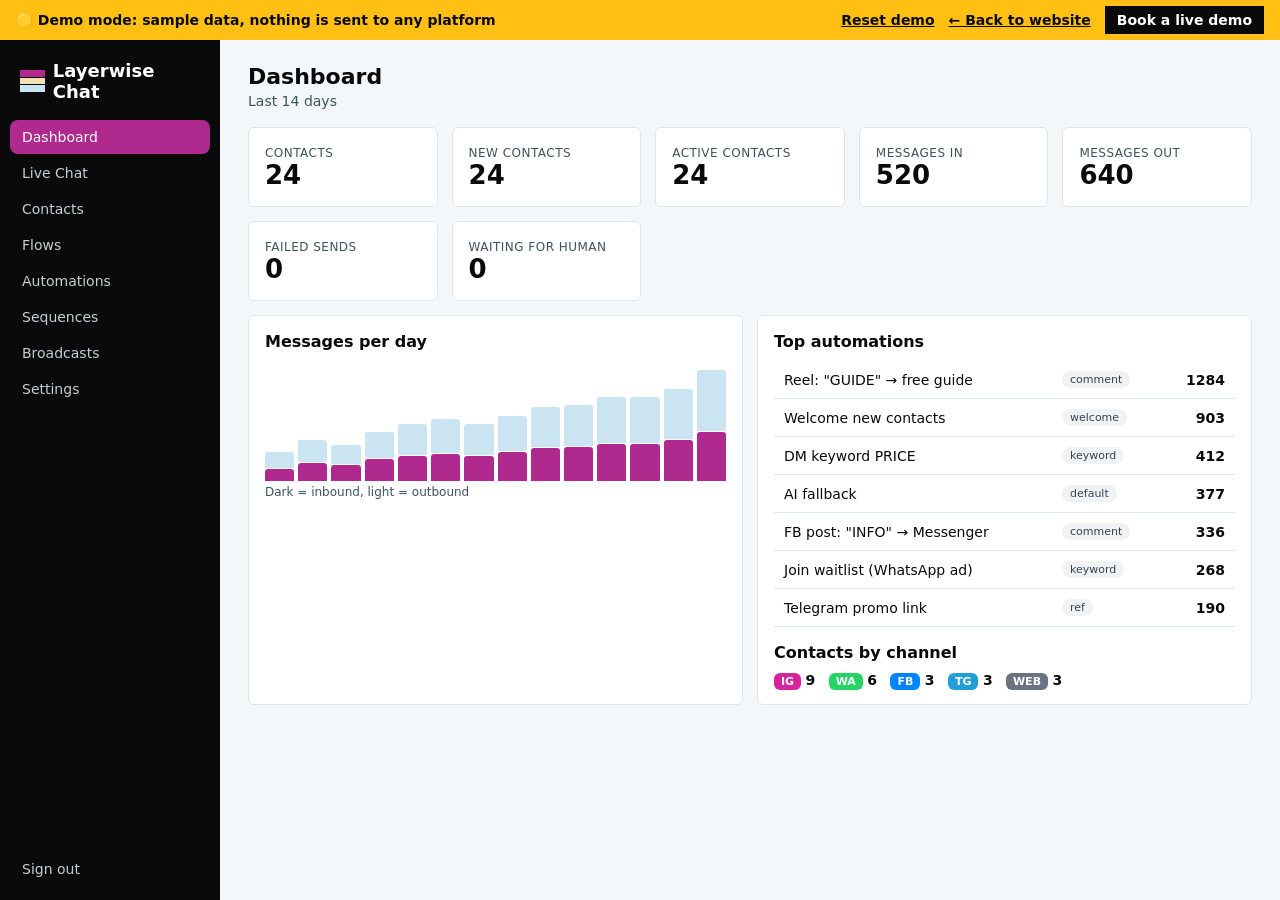
<file: chat/app/index.html>
<!doctype html>
<html lang="en">
<head>
<meta charset="utf-8"><meta name="viewport" content="width=device-width,initial-scale=1">
<title>Layerwise Chat · Full product demo</title>
<meta name="robots" content="noindex">
<link rel="icon" href="/favicon.svg">
<link rel="stylesheet" href="https://api.fontshare.com/v2/css?f[]=cabinet-grotesk@400,500,700,800&display=swap">
<link rel="stylesheet" href="styles.css">
<style>
.demobar{height:40px;background:#ffc013;color:#0a0a0a;display:flex;align-items:center;gap:14px;padding:0 16px;font-weight:700;font-size:14px;position:relative;z-index:30}
.demobar a,.demobar button{color:#0a0a0a;font:inherit;font-weight:700;background:none;border:0;cursor:pointer;text-decoration:underline;padding:0}
.demobar .sp{flex:1}.demobar .cta{background:#0a0a0a;color:#fff;text-decoration:none;padding:6px 12px}
.app,.inbox,.fb{height:calc(100vh - 40px)!important}
.tchat{bottom:16px}
@media(max-width:800px){.app{grid-template-columns:1fr}.side{flex-direction:row;overflow-x:auto;padding:8px;gap:4px}.side .brand,.side .grow{display:none}.side a{white-space:nowrap}.app{grid-template-rows:auto 1fr}
 .inbox{grid-template-columns:1fr}.inbox .info,.inbox .list{display:none}.fb{grid-template-columns:1fr}.fb .panel{display:none}.fb-top{right:0}.demobar{font-size:12px;gap:8px}.demobar .hide-sm{display:none}}
</style>
</head>
<body>
<div class="demobar" role="status"><span>🟡 Demo mode: sample data, nothing is sent to any platform</span><span class="sp"></span><button type="button" onclick="LW_DEMO.reset()">Reset demo</button><a class="hide-sm" href="../">← Back to website</a><a class="cta" href="../#contact">Book a live demo</a></div>
<div id="root"></div>
<script src="mock-api.js"></script>
<script src="app.js"></script>
<script src="builder.js"></script>
<script>if(!location.hash||location.hash==='#/login')location.hash='#/dashboard';</script>
</body>
</html>
</file>
<file: chat/app/styles.css>
:root{--bg:#f3f7f9;--panel:#fff;--ink:#0a0a0a;--mute:#3d5260;--line:#dde6ec;--acc:#b0298f;--acc2:#f7e6f3;--ok:#059669;--warn:#d97706;--bad:#dc2626;--side:#0a0a0a;--r:6px;font-family:"Cabinet Grotesk",Inter,ui-sans-serif,system-ui,-apple-system,"Segoe UI",Roboto,sans-serif}
*{box-sizing:border-box}body{margin:0;background:var(--bg);color:var(--ink);font-size:14px}
a{color:var(--acc)}button,input,select,textarea{font:inherit;color:inherit}
.app{display:grid;grid-template-columns:220px 1fr;height:100vh}
.side{background:var(--side);color:#c9ccd3;display:flex;flex-direction:column;padding:14px 10px;gap:2px}
.brand{color:#fff;font-weight:700;font-size:18px;padding:6px 10px 16px;display:flex;gap:8px;align-items:center}
.brand i{width:26px;height:22px;display:inline-block;background:linear-gradient(#b0298f 0 30%,transparent 30% 36%,#f1e3b5 36% 64%,transparent 64% 70%,#cbe4f2 70%)}
.side a{color:inherit;text-decoration:none;padding:9px 12px;border-radius:8px;display:flex;justify-content:space-between;align-items:center}
.side a:hover{background:#1d2027}.side a.on{background:#b0298f;color:#fff}
.side .grow{flex:1}.badge{background:var(--bad);color:#fff;border-radius:99px;font-size:11px;padding:1px 7px}
.main{overflow:auto;position:relative}
.page{padding:24px 28px;max-width:1300px}
h1{font-size:22px;margin:0 0 4px}h2{font-size:16px;margin:0 0 10px}.sub{color:var(--mute);margin:0 0 18px}
.row{display:flex;gap:10px;align-items:center;flex-wrap:wrap}.sp{flex:1}
.card{background:var(--panel);border:1px solid var(--line);border-radius:var(--r);padding:16px}
.grid{display:grid;gap:14px}.g4{grid-template-columns:repeat(auto-fit,minmax(180px,1fr))}.g2{grid-template-columns:repeat(auto-fit,minmax(360px,1fr))}
.kpi b{font-size:26px;display:block}.kpi span{color:var(--mute);font-size:12px;text-transform:uppercase;letter-spacing:.04em}
.btn{border:1px solid var(--line);background:#fff;padding:7px 12px;border-radius:8px;cursor:pointer;white-space:nowrap}
.btn:hover{border-color:#cbd0d8}.btn.p{background:var(--acc);border-color:var(--acc);color:#fff}.btn.d{color:var(--bad)}.btn.sm{padding:4px 9px;font-size:12px}
input,select,textarea{border:1px solid var(--line);border-radius:8px;padding:7px 10px;background:#fff;width:100%}
textarea{min-height:70px;resize:vertical}label{display:block;font-size:12px;color:var(--mute);margin:10px 0 4px;font-weight:500}
table{width:100%;border-collapse:collapse}th,td{text-align:left;padding:9px 10px;border-bottom:1px solid var(--line);vertical-align:middle}
th{font-size:12px;color:var(--mute);font-weight:600;background:#fafbfc}tr.click{cursor:pointer}tr.click:hover td{background:#fafbff}
.pill{display:inline-block;padding:2px 8px;border-radius:99px;font-size:11px;background:#f1f2f4;color:#374151;margin:1px}
.pill.ok{background:#ecfdf5;color:var(--ok)}.pill.warn{background:#fffbeb;color:var(--warn)}.pill.bad{background:#fef2f2;color:var(--bad)}.pill.acc{background:var(--acc2);color:var(--acc)}
.ch{font-size:11px;font-weight:600;padding:2px 7px;border-radius:6px;color:#fff}
.ch.instagram{background:#d6249f}.ch.messenger{background:#0084ff}.ch.whatsapp{background:#25d366}.ch.telegram{background:#229ed9}.ch.web{background:#6b7280}
.empty{color:var(--mute);text-align:center;padding:40px}
.toast{position:fixed;bottom:18px;right:18px;background:#111;color:#fff;padding:10px 14px;border-radius:8px;z-index:99;max-width:360px}
.modal-bg{position:fixed;inset:0;background:#0006;display:flex;align-items:center;justify-content:center;z-index:50}
.modal{background:#fff;border-radius:12px;padding:20px;width:min(560px,94vw);max-height:90vh;overflow:auto}
/* auth */
.auth{display:flex;align-items:center;justify-content:center;height:100vh}.auth .card{width:360px}
/* inbox */
.inbox{display:grid;grid-template-columns:300px 1fr 280px;height:100vh}
.inbox .list{border-right:1px solid var(--line);overflow:auto;background:#fff}
.inbox .conv{display:flex;flex-direction:column;min-width:0}
.inbox .info{border-left:1px solid var(--line);background:#fff;overflow:auto;padding:16px}
.ci{padding:12px 14px;border-bottom:1px solid var(--line);cursor:pointer}.ci:hover{background:#fafbff}.ci.on{background:var(--acc2)}
.ci .t{display:flex;justify-content:space-between;gap:6px}.ci .m{color:var(--mute);font-size:12px;white-space:nowrap;overflow:hidden;text-overflow:ellipsis;margin-top:3px}
.msgs{flex:1;overflow:auto;padding:18px;display:flex;flex-direction:column;gap:6px}
.b{max-width:70%;padding:8px 12px;border-radius:14px;white-space:pre-wrap;word-wrap:break-word}
.b.in{background:#fff;border:1px solid var(--line);align-self:flex-start}.b.out{background:var(--acc);color:#fff;align-self:flex-end}
.b.out.agent{background:#0f766e}.b.out.ai{background:#7c3aed}.b.failed{background:#fee2e2!important;color:#991b1b!important}
.b small{display:block;font-size:10px;opacity:.7;margin-top:3px}.b .btns{margin-top:6px;display:flex;flex-direction:column;gap:4px}
.b .btns span{background:#ffffff26;border-radius:8px;padding:4px 8px;font-size:12px;text-align:center}
.composer{display:flex;gap:8px;padding:12px;border-top:1px solid var(--line);background:#fff}
/* flow builder */
.fb{display:grid;grid-template-columns:1fr 340px;height:100vh}
.fb-top{position:absolute;top:0;left:0;right:340px;display:flex;gap:6px;padding:10px;z-index:5;align-items:center;flex-wrap:wrap;pointer-events:none}
.fb-top>*{pointer-events:auto}.fb-top input{width:240px;font-weight:600}
.canvas-wrap{position:relative;overflow:hidden;background:#f3f4f6;background-image:radial-gradient(#d1d5db 1px,transparent 1px);background-size:20px 20px;cursor:grab}
.canvas{position:absolute;left:0;top:0;transform-origin:0 0}
svg.edges{position:absolute;left:0;top:0;overflow:visible;pointer-events:none}
svg.edges path{fill:none;stroke:#94a3b8;stroke-width:2}svg.edges path.tmp{stroke:#b0298f;stroke-dasharray:5 4}
.node{position:absolute;width:250px;background:#fff;border:2px solid #e5e7eb;border-radius:12px;box-shadow:0 1px 3px #0001;cursor:default;user-select:none}
.node.sel{border-color:var(--acc);box-shadow:0 0 0 4px #b0298f22}.node.start{border-top:5px solid var(--ok)}
.node .hd{padding:8px 10px;border-bottom:1px solid var(--line);display:flex;justify-content:space-between;align-items:center;cursor:move;font-weight:600;font-size:12px;border-radius:10px 10px 0 0}
.node .bd{padding:8px 10px;font-size:12px;color:#374151;white-space:pre-wrap;max-height:120px;overflow:hidden}
.node .ports{padding:4px 0 8px}.port{position:relative;padding:4px 22px 4px 10px;font-size:12px;text-align:right;color:#4b5563}
.port .dot{position:absolute;right:-8px;top:50%;margin-top:-7px;width:14px;height:14px;border-radius:50%;background:#fff;border:2px solid #94a3b8;cursor:crosshair}
.port .dot.on{background:var(--acc);border-color:var(--acc)}.port .dot:hover{transform:scale(1.25)}
.node .inp{position:absolute;left:-8px;top:14px;width:14px;height:14px;border-radius:50%;background:#fff;border:2px solid #94a3b8}
.t-message .hd{background:#eef2ff}.t-question .hd{background:#ecfeff}.t-condition .hd{background:#fef3c7}.t-action .hd{background:#ecfdf5}
.t-delay .hd{background:#f3f4f6}.t-http .hd{background:#fdf2f8}.t-ai .hd{background:#f5f3ff}.t-random .hd{background:#fff7ed}.t-goto .hd{background:#f1f5f9}
.stat{font-size:10px;color:var(--mute);font-weight:500}
.panel{border-left:1px solid var(--line);background:#fff;overflow:auto;padding:16px}
.panel .item{border:1px solid var(--line);border-radius:8px;padding:8px;margin:6px 0;background:#fafbfc}
.zoom{position:absolute;bottom:12px;left:12px;display:flex;gap:4px;z-index:5}
/* test chat */
.tchat{position:fixed;right:356px;bottom:16px;width:340px;height:480px;background:#fff;border:1px solid var(--line);border-radius:14px;box-shadow:0 12px 40px #0002;display:flex;flex-direction:column;z-index:20}
.tchat .hd{padding:10px 12px;border-bottom:1px solid var(--line);display:flex;justify-content:space-between;font-weight:600}
.qr{display:flex;flex-wrap:wrap;gap:6px;padding:0 12px 8px}.qr button{border:1px solid var(--acc);color:var(--acc);background:#fff;border-radius:99px;padding:4px 10px;cursor:pointer;font-size:12px}
.b.out .btns button{background:#fff;color:var(--acc);border:0;border-radius:8px;padding:5px;cursor:pointer;font-size:12px}
code{background:#f3f4f6;padding:1px 5px;border-radius:4px;font-size:12px;word-break:break-all}
.help{font-size:12px;color:var(--mute);margin-top:4px}
.tabs{display:flex;gap:4px;border-bottom:1px solid var(--line);margin-bottom:16px}.tabs a{padding:8px 12px;text-decoration:none;color:var(--mute);border-bottom:2px solid transparent}.tabs a.on{color:var(--ink);border-color:var(--acc)}
.bars{display:flex;align-items:flex-end;gap:4px;height:120px}.bars div{flex:1;display:flex;flex-direction:column;justify-content:flex-end;gap:1px}
.bars i{display:block;background:var(--acc);border-radius:3px 3px 0 0}.bars i.o{background:#cbe4f2}
</file>
